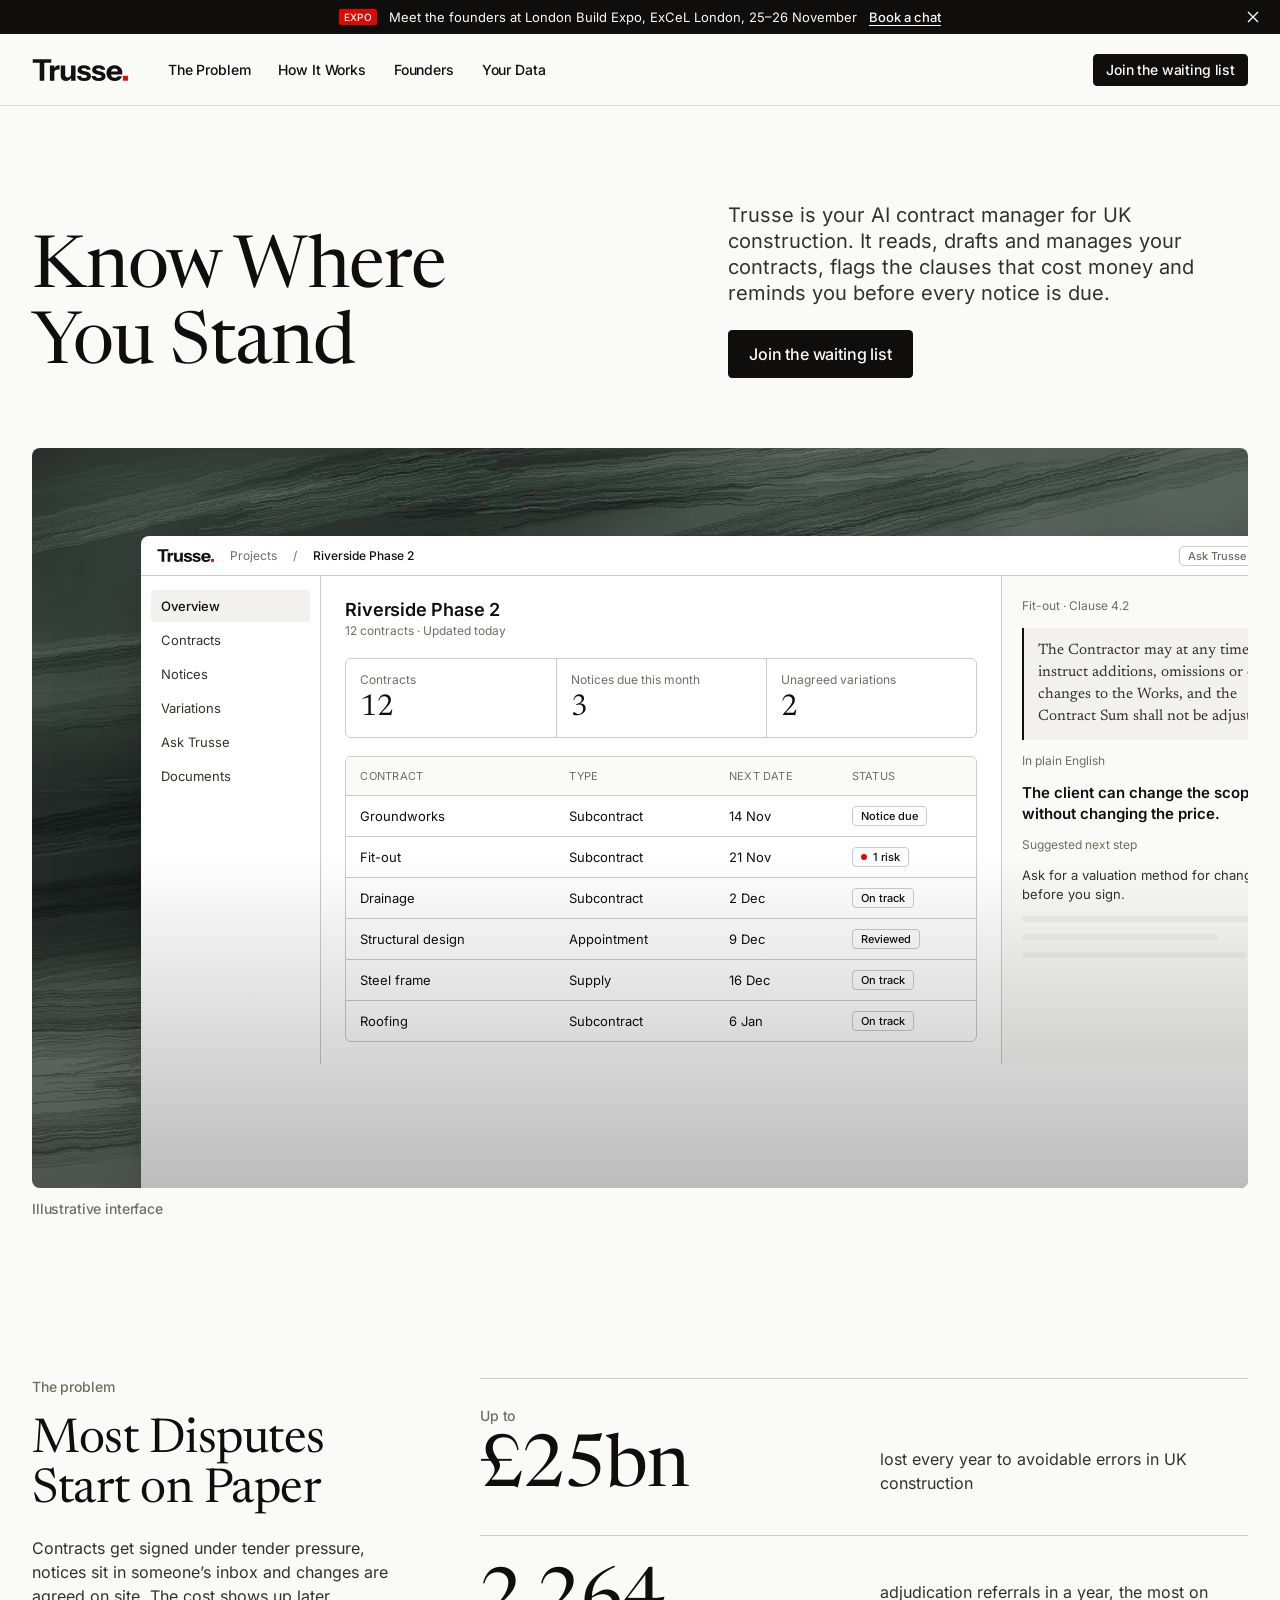
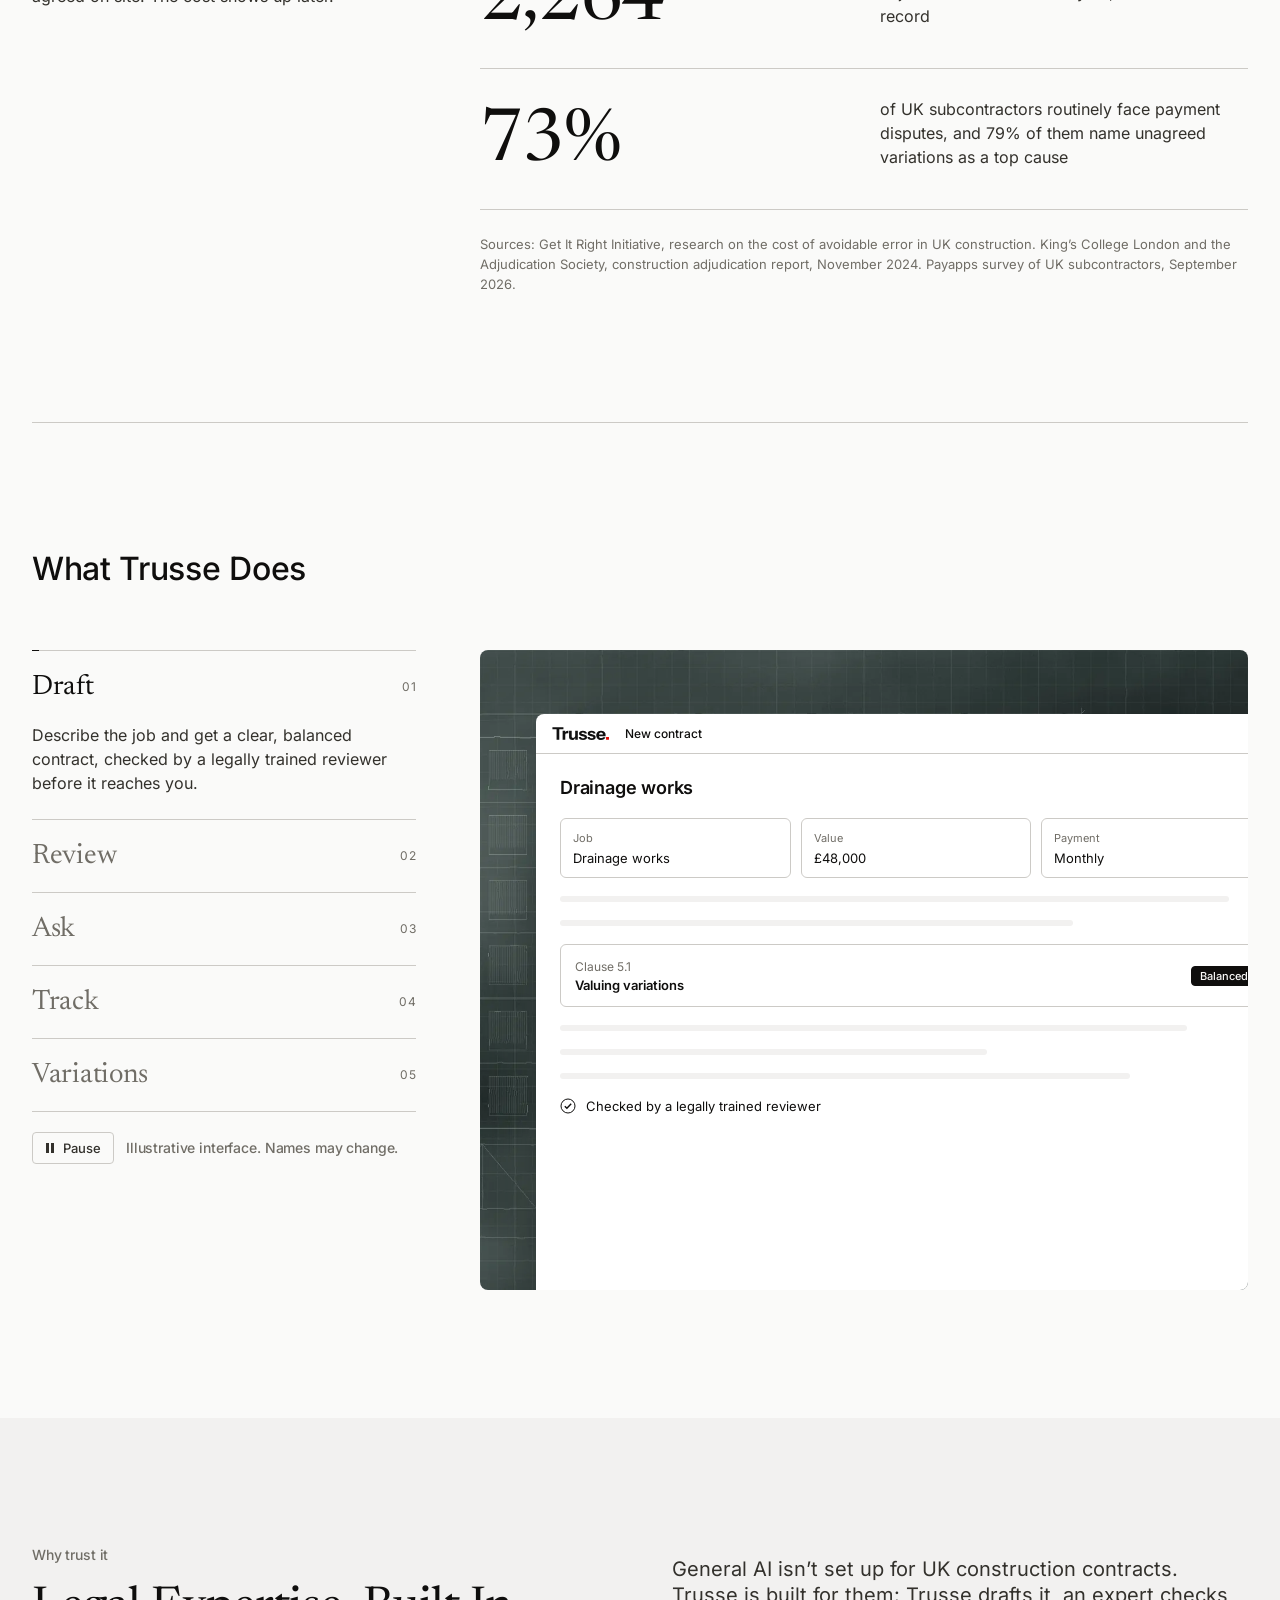
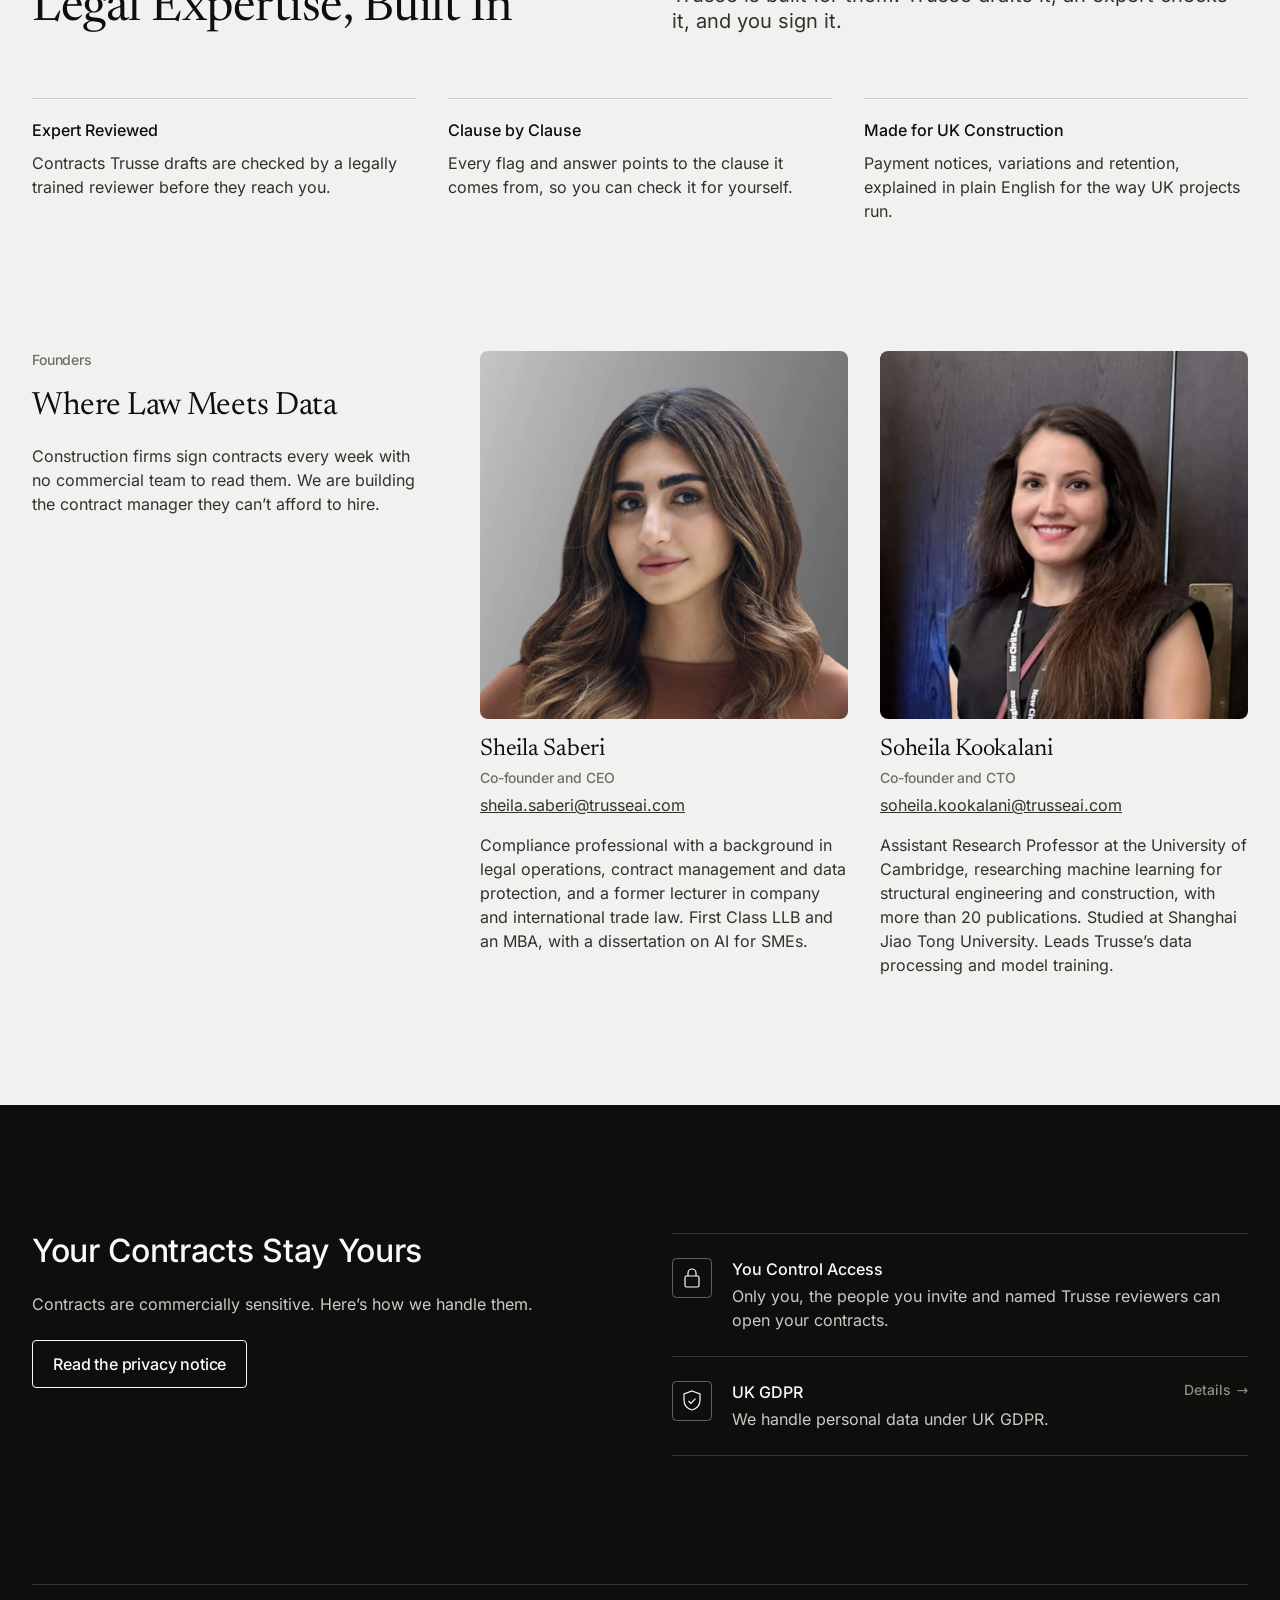
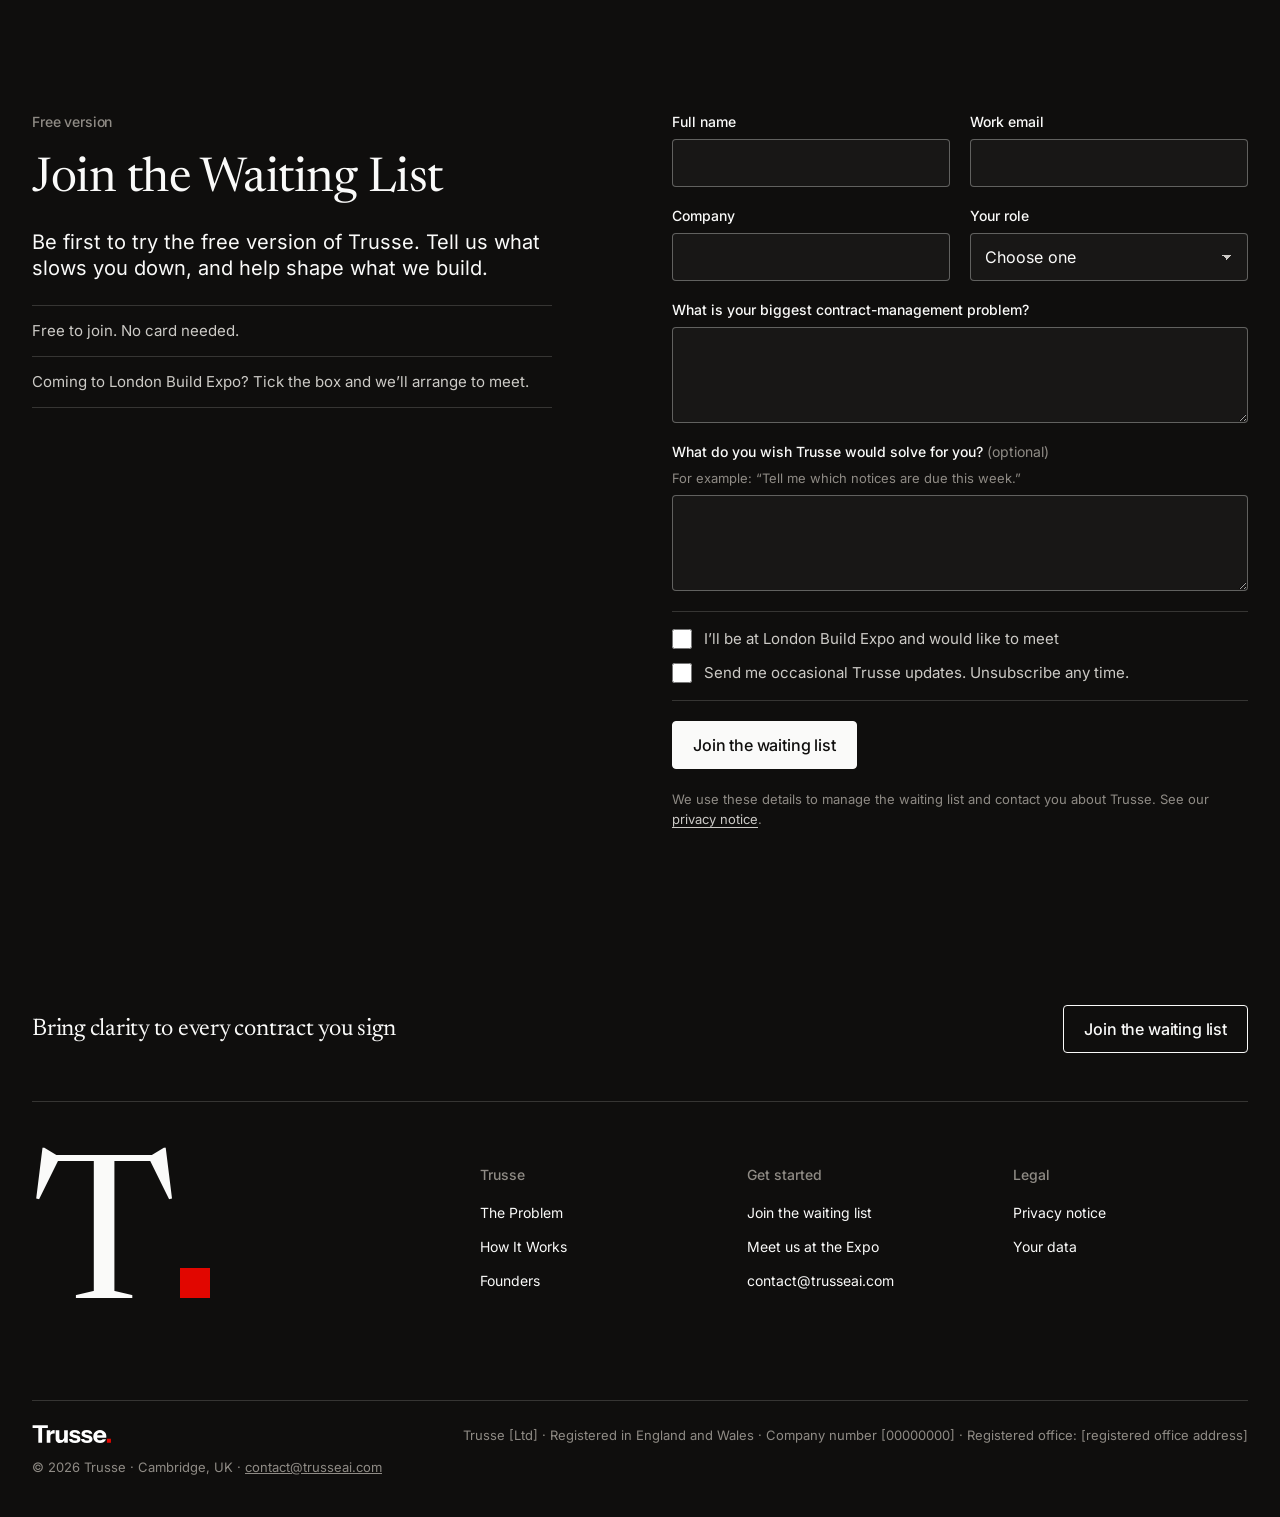
<file: index.html>
<!doctype html>
<html lang="en-GB">
<head>
<meta charset="utf-8">
<meta name="viewport" content="width=device-width, initial-scale=1">
<title>Trusse · Your AI Contract Manager for UK Construction</title>
<meta name="description" content="Trusse reads, drafts and manages your construction contracts, flags the clauses that cost money and reminds you before every notice is due. Join the waiting list.">
<link rel="canonical" href="https://trusseai.com/">
<meta name="theme-color" content="#1F1D1A">
<link rel="icon" href="favicon.ico" sizes="32x32">
<link rel="icon" href="favicon.svg" type="image/svg+xml">
<link rel="apple-touch-icon" href="apple-touch-icon.png">
<link rel="manifest" href="site.webmanifest">
<meta property="og:type" content="website">
<meta property="og:site_name" content="Trusse">
<meta property="og:locale" content="en_GB">
<meta property="og:title" content="Trusse · Know Where You Stand">
<meta property="og:description" content="Your AI contract manager for UK construction. Join the waiting list.">
<meta property="og:url" content="https://trusseai.com/">
<meta property="og:image" content="https://trusseai.com/og-image.png">
<meta property="og:image:width" content="1200">
<meta property="og:image:height" content="630">
<meta property="og:image:alt" content="Trusse: Know Where You Stand. Your AI contract manager for UK construction.">
<meta name="twitter:card" content="summary_large_image">
<link rel="preload" href="assets/fonts/newsreader-latin-opsz.woff2" as="font" type="font/woff2" crossorigin>
<link rel="preload" href="assets/fonts/inter-latin-wght.woff2" as="font" type="font/woff2" crossorigin>
<link rel="stylesheet" href="assets/css/site.css?v=1">
<script type="application/ld+json">
{"@context":"https://schema.org","@type":"Organization","name":"Trusse","url":"https://trusseai.com/","logo":"https://trusseai.com/apple-touch-icon.png","description":"AI contract manager for UK construction."}
</script>
</head>
<body>
<a class="skip" href="#main">Skip to main content</a>

<div class="site-top" id="site-top">
  <aside class="bar" id="bar" aria-label="London Build Expo">
    <div class="bar__inner">
      <span class="badge">Expo</span>
      <span class="bar__text bar__text--long">Meet the founders at London Build Expo, ExCeL London, 25–26 November</span><span class="bar__text bar__text--short">London Build Expo, 25–26 Nov</span>
      <a href="#join" data-pick="expo">Book a chat</a>
      <button class="bar__close" id="bar-close" type="button" aria-label="Close announcement">
        <svg width="12" height="12" viewBox="0 0 12 12" aria-hidden="true"><path d="M1 1l10 10M11 1L1 11" stroke="currentColor" stroke-width="1.4"/></svg>
      </button>
    </div>
  </aside>
  <header class="nav">
    <nav class="wrap nav__inner" aria-label="Main">
      <a class="nav__brand" href="#top" aria-label="Trusse home">
        <img class="logo-ink" src="assets/img/logo-ink.svg" alt="Trusse" width="96" height="22">
        <img class="logo-white" src="assets/img/logo-white.svg" alt="Trusse" width="96" height="22">
      </a>
      <div class="nav__links">
        <a href="#problem">The Problem</a>
        <a href="#product">How It Works</a>
        <a href="#founders">Founders</a>
        <a href="#data">Your Data</a>
      </div>
      <div class="nav__actions">
        <a class="btn btn--sm" href="#join">Join the waiting list</a>
        <button class="nav__menu-btn" id="menu-open" type="button" aria-expanded="false" aria-controls="menu" aria-label="Open menu"><span></span></button>
      </div>
    </nav>
  </header>
</div>

<div class="menu" id="menu" role="dialog" aria-modal="true" aria-label="Menu" hidden>
  <div class="menu__top">
    <img src="assets/img/logo-white.svg" alt="Trusse" width="96" height="22">
    <button class="menu__close" id="menu-close" type="button" aria-label="Close menu">
      <svg width="14" height="14" viewBox="0 0 14 14" aria-hidden="true"><path d="M1 1l12 12M13 1L1 13" stroke="currentColor" stroke-width="1.5"/></svg>
    </button>
  </div>
  <nav class="menu__links" aria-label="Menu">
    <a href="#problem">The Problem</a>
    <a href="#product">How It Works</a>
    <a href="#founders">Founders</a>
    <a href="#data">Your Data</a>
  </nav>
  <a class="btn btn--light" href="#join">Join the waiting list</a>
</div>

<main id="main" tabindex="-1">

<!-- Hero -->
<section class="hero light" id="top" aria-labelledby="hero-title">
  <div class="wrap">
    <div class="hero__top">
      <h1 class="t-hero hero__title" id="hero-title">Know Where You Stand</h1>
      <div class="hero__side">
        <p class="t-sub">Trusse is your AI contract manager for UK construction. It reads, drafts and manages your contracts, flags the clauses that cost money and reminds you before every notice is due.</p>
        <a class="btn" href="#join">Join the waiting list</a>
      </div>
    </div>
    <figure>
      <div class="media media--hero tex-slate" role="img" aria-label="Illustration of the Trusse interface: a contract overview with notices due, a flagged clause and its plain-English summary, shown on a painted texture with an engraved roof truss.">
        <div class="ui ui--hero" aria-hidden="true">
          <div class="ui__bar"><img src="assets/img/logo-ink.svg" alt=""><span>Projects</span><span>/</span><span class="ui__crumb">Riverside Phase 2</span><span style="margin-left:auto" class="tag">Ask Trusse anything</span></div>
          <div class="ui__body" style="grid-template-columns:180px 1fr 320px">
            <div class="ui__side">
              <span class="ui__nav is-on">Overview</span><span class="ui__nav">Contracts</span><span class="ui__nav">Notices</span><span class="ui__nav">Variations</span><span class="ui__nav">Ask Trusse</span><span class="ui__nav">Documents</span>
            </div>
            <div class="ui__main">
              <div><div class="ui__h">Riverside Phase 2</div><div class="ui__meta">12 contracts · Updated today</div></div>
              <div class="ui__kpis">
                <div class="ui__kpi"><span class="ui__meta">Contracts</span><b>12</b></div>
                <div class="ui__kpi"><span class="ui__meta">Notices due this month</span><b>3</b></div>
                <div class="ui__kpi"><span class="ui__meta">Unagreed variations</span><b>2</b></div>
              </div>
              <div class="ui__table">
                <div class="ui__row ui__row--head"><span>Contract</span><span>Type</span><span>Next date</span><span>Status</span></div>
                <div class="ui__row"><span>Groundworks</span><span>Subcontract</span><span>14 Nov</span><span class="tag">Notice due</span></div>
                <div class="ui__row"><span>Fit-out</span><span>Subcontract</span><span>21 Nov</span><span class="tag"><i class="dot dot--red"></i>1 risk</span></div>
                <div class="ui__row"><span>Drainage</span><span>Subcontract</span><span>2 Dec</span><span class="tag">On track</span></div>
                <div class="ui__row"><span>Structural design</span><span>Appointment</span><span>9 Dec</span><span class="tag">Reviewed</span></div>
                <div class="ui__row"><span>Steel frame</span><span>Supply</span><span>16 Dec</span><span class="tag">On track</span></div>
                <div class="ui__row"><span>Roofing</span><span>Subcontract</span><span>6 Jan</span><span class="tag">On track</span></div>
              </div>
            </div>
            <div class="ui__panel">
              <div style="display:flex;justify-content:space-between;align-items:center"><span class="ui__meta">Fit-out · Clause 4.2</span><span class="tag tag--ink"><i class="dot dot--red"></i>Risk</span></div>
              <div class="ui__clause">The Contractor may at any time instruct additions, omissions or other changes to the Works, and the Contract Sum shall not be adjusted…</div>
              <span class="ui__meta">In plain English</span>
              <div style="font-size:15px;line-height:21px;font-weight:600">The client can change the scope without changing the price.</div>
              <div class="ui__meta">Suggested next step</div>
              <div style="font-size:13px;line-height:19px;color:var(--body)">Ask for a valuation method for changes before you sign.</div>
              <div class="ui__line" style="width:90%"></div><div class="ui__line" style="width:70%"></div><div class="ui__line" style="width:80%"></div>
            </div>
          </div>
        </div>
        <div class="media__shade"></div>
      </div>
      <figcaption class="t-label" style="margin-top:12px">Illustrative interface</figcaption>
    </figure>
  </div>
</section>

<!-- The problem -->
<section class="section light" id="problem" aria-labelledby="problem-title">
  <div class="wrap split-third">
    <div class="problem__head">
      <p class="t-label">The problem</p>
      <h2 class="t-xl" id="problem-title">Most Disputes Start on Paper</h2>
      <p class="t-body">Contracts get signed under tender pressure, notices sit in someone’s inbox and changes are agreed on site. The cost shows up later.</p>
    </div>
    <div>
      <dl class="rows">
        <div class="row"><dt class="row__num"><small>Up to</small>£25bn</dt><dd class="t-body">lost every year to avoidable errors in UK construction</dd></div>
        <div class="row"><dt class="row__num">2,264</dt><dd class="t-body">adjudication referrals in a year, the most on record</dd></div>
        <div class="row"><dt class="row__num">73%</dt><dd class="t-body">of UK subcontractors routinely face payment disputes, and 79% of them name unagreed variations as a top cause</dd></div>
      </dl>
      <p class="sources">Sources: Get It Right Initiative, research on the cost of avoidable error in UK construction. King’s College London and the Adjudication Society, construction adjudication report, November 2024. Payapps survey of UK subcontractors, September 2026.</p>
    </div>
  </div>
</section>

<!-- What Trusse does -->
<section class="section light" id="product" aria-labelledby="product-title" style="padding-top:0">
  <div class="wrap">
    <hr class="hair" style="margin-bottom:128px">
    <h2 class="t-lg-sans showcase__title" id="product-title">What Trusse Does</h2>
    <div class="showcase" id="showcase">

      <div class="sc-item is-active">
        <div class="sc-tab-wrap">
          <span class="sc-progress" aria-hidden="true"></span>
          <button class="sc-tab" type="button" aria-expanded="true" aria-controls="sc-1">Draft <span class="sc-tab__num">01</span></button>
          <p class="sc-desc t-body" id="sc-1">Describe the job and get a clear, balanced contract, checked by a legally trained reviewer before it reaches you.</p>
        </div>
        <div class="sc-media media tex-blueprint" role="img" aria-label="Illustration: a new contract set up from three details, with a balanced clause checked by a reviewer.">
          <div class="ui ui--sc" aria-hidden="true" style="left:56px;top:64px;width:760px;height:620px">
            <div class="ui__bar"><img src="assets/img/logo-ink.svg" alt=""><span class="ui__crumb">New contract</span></div>
            <div class="ui__main">
              <div class="ui__h">Drainage works</div>
              <div style="display:grid;grid-template-columns:repeat(3,1fr);gap:10px">
                <div class="ui__field"><span>Job</span>Drainage works</div>
                <div class="ui__field"><span>Value</span>£48,000</div>
                <div class="ui__field"><span>Payment</span>Monthly</div>
              </div>
              <div class="ui__line" style="width:94%"></div><div class="ui__line" style="width:72%"></div>
              <div style="display:flex;justify-content:space-between;align-items:center;border:1px solid #CCCAC6;border-radius:6px;padding:12px 14px"><span><span class="ui__meta">Clause 5.1</span><br><b style="font-weight:600">Valuing variations</b></span><span class="tag tag--ink">Balanced</span></div>
              <div class="ui__line" style="width:88%"></div><div class="ui__line" style="width:60%"></div><div class="ui__line" style="width:80%"></div>
              <div style="display:flex;align-items:center;gap:10px;font-size:13px"><svg width="16" height="16" viewBox="0 0 16 16"><circle cx="8" cy="8" r="7" fill="none" stroke="#0F0E0D"/><path d="M4.8 8.2l2.1 2.1 4.3-4.6" fill="none" stroke="#0F0E0D" stroke-width="1.4"/></svg>Checked by a legally trained reviewer</div>
            </div>
          </div>
        </div>
      </div>

      <div class="sc-item">
        <div class="sc-tab-wrap">
          <span class="sc-progress" aria-hidden="true"></span>
          <button class="sc-tab" type="button" aria-expanded="false" aria-controls="sc-2">Review <span class="sc-tab__num">02</span></button>
          <p class="sc-desc t-body" id="sc-2">Every clause that matters gets a plain-English summary and a risk flag, so you know what you are agreeing to.</p>
        </div>
        <div class="sc-media media tex-umber" role="img" aria-label="Illustration: a clause shown with its plain-English summary and a risk flag.">
          <div class="ui ui--sc" aria-hidden="true" style="left:56px;top:64px;width:760px;height:620px">
            <div class="ui__bar"><img src="assets/img/logo-ink.svg" alt=""><span>Fit-out subcontract</span><span>/</span><span class="ui__crumb">Clause 4.2</span></div>
            <div class="ui__main">
              <div style="display:flex;justify-content:space-between;align-items:center"><div class="ui__h">Variations</div><span class="tag tag--ink"><i class="dot dot--red"></i>Risk</span></div>
              <div class="ui__clause" style="font-size:17px;line-height:26px">The Contractor may at any time instruct additions, omissions or other changes to the Works, and the Contract Sum shall not be adjusted…</div>
              <span class="ui__meta">In plain English</span>
              <div style="font-size:18px;line-height:25px;font-weight:600">The client can change the scope without changing the price.</div>
              <div style="font-size:14px;line-height:21px;color:var(--body)">Ask for a valuation method for changes before you sign.</div>
              <div class="ui__line" style="width:92%"></div><div class="ui__line" style="width:76%"></div>
            </div>
          </div>
        </div>
      </div>

      <div class="sc-item">
        <div class="sc-tab-wrap">
          <span class="sc-progress" aria-hidden="true"></span>
          <button class="sc-tab" type="button" aria-expanded="false" aria-controls="sc-3">Ask <span class="sc-tab__num">03</span></button>
          <p class="sc-desc t-body" id="sc-3">Ask anything about a contract and get a plain answer, with the clause it comes from.</p>
        </div>
        <div class="sc-media media tex-stone" role="img" aria-label="Illustration: a question about pay less notices answered with a reference to clause 8.4.">
          <div class="ui ui--sc" aria-hidden="true" style="left:56px;top:64px;width:760px;height:620px">
            <div class="ui__bar"><img src="assets/img/logo-ink.svg" alt=""><span class="ui__crumb">Ask Trusse</span><span>· Groundworks subcontract</span></div>
            <div class="ui__main">
              <div class="ui__chat">
                <div class="ui__q">Can they pay me less than I applied for?</div>
                <div class="ui__a">Only if they send a pay less notice before the deadline in clause 8.4. Trusse will tell you if one arrives late.<div style="margin-top:10px"><span class="tag">Clause 8.4</span></div></div>
                <div class="ui__q">When is the deadline this month?</div>
                <div class="ui__a">21 November. A reminder is set for 19 November.<div style="margin-top:10px"><span class="tag">Clause 8.4</span> <span class="tag">Reminder set</span></div></div>
              </div>
              <div style="border:1px solid #CCCAC6;border-radius:6px;padding:12px 14px;color:var(--mid)">Ask a question about this contract</div>
            </div>
          </div>
        </div>
      </div>

      <div class="sc-item">
        <div class="sc-tab-wrap">
          <span class="sc-progress" aria-hidden="true"></span>
          <button class="sc-tab" type="button" aria-expanded="false" aria-controls="sc-4">Track <span class="sc-tab__num">04</span></button>
          <p class="sc-desc t-body" id="sc-4">Key dates, notices and obligations in one place, with a reminder before each one is due.</p>
        </div>
        <div class="sc-media media tex-timber" role="img" aria-label="Illustration: a list of upcoming notice dates with reminders.">
          <div class="ui ui--sc" aria-hidden="true" style="left:56px;top:64px;width:760px;height:620px">
            <div class="ui__bar"><img src="assets/img/logo-ink.svg" alt=""><span class="ui__crumb">Coming up</span><span>· All contracts</span></div>
            <div class="ui__main">
              <div class="ui__h">Next 30 days</div>
              <div class="ui__table">
                <div class="ui__date"><span class="ui__day"><b>14</b><span>NOV</span></span><span><b style="font-weight:600">Payment notice, valuation 4</b><br><span class="ui__meta">Groundworks · Clause 8.3</span></span><span class="tag">Due soon</span></div>
                <div class="ui__date"><span class="ui__day"><b>21</b><span>NOV</span></span><span><b style="font-weight:600">Pay less notice deadline</b><br><span class="ui__meta">Fit-out · Clause 8.4</span></span><span class="tag">Reminder set</span></div>
                <div class="ui__date"><span class="ui__day"><b>28</b><span>NOV</span></span><span><b style="font-weight:600">Variation 07 response</b><br><span class="ui__meta">Fit-out · Clause 4.4</span></span><span class="tag tag--ink">Unagreed</span></div>
                <div class="ui__date"><span class="ui__day"><b>02</b><span>DEC</span></span><span><b style="font-weight:600">Interim application</b><br><span class="ui__meta">Drainage · Clause 8.1</span></span><span class="tag">Reminder set</span></div>
              </div>
            </div>
          </div>
        </div>
      </div>

      <div class="sc-item">
        <div class="sc-tab-wrap">
          <span class="sc-progress" aria-hidden="true"></span>
          <button class="sc-tab" type="button" aria-expanded="false" aria-controls="sc-5">Variations <span class="sc-tab__num">05</span></button>
          <p class="sc-desc t-body" id="sc-5">Keep every change in writing and see at a glance which variations are still unagreed.</p>
        </div>
        <div class="sc-media media tex-steel" role="img" aria-label="Illustration: a register of variations showing which are agreed and which are not.">
          <div class="ui ui--sc" aria-hidden="true" style="left:56px;top:64px;width:760px;height:620px">
            <div class="ui__bar"><img src="assets/img/logo-ink.svg" alt=""><span>Fit-out subcontract</span><span>/</span><span class="ui__crumb">Variations</span></div>
            <div class="ui__main">
              <div style="display:flex;justify-content:space-between;align-items:center"><div class="ui__h">Variation register</div><span class="ui__meta">2 unagreed</span></div>
              <div class="ui__table">
                <div class="ui__row ui__row--head" style="grid-template-columns:.5fr 2fr 1fr 1fr"><span>No.</span><span>Change</span><span>Value</span><span>Status</span></div>
                <div class="ui__row" style="grid-template-columns:.5fr 2fr 1fr 1fr"><span>V05</span><span>Additional drainage run</span><span>£3,200</span><span class="tag">Agreed</span></div>
                <div class="ui__row" style="grid-template-columns:.5fr 2fr 1fr 1fr"><span>V06</span><span>Revised ceiling grid</span><span>£1,850</span><span class="tag">Agreed</span></div>
                <div class="ui__row" style="grid-template-columns:.5fr 2fr 1fr 1fr"><span>V07</span><span>Extra fire stopping</span><span>£4,600</span><span class="tag tag--ink">Unagreed</span></div>
                <div class="ui__row" style="grid-template-columns:.5fr 2fr 1fr 1fr"><span>V08</span><span>Out-of-hours working</span><span>£2,100</span><span class="tag tag--ink">Unagreed</span></div>
                <div class="ui__row" style="grid-template-columns:.5fr 2fr 1fr 1fr"><span>V09</span><span>Door hardware change</span><span>£640</span><span class="tag">In writing</span></div>
              </div>
            </div>
          </div>
        </div>
      </div>

      <div class="sc-controls">
        <button class="sc-pause" id="sc-pause" type="button" aria-label="Pause slideshow">
          <svg class="icon-pause" width="10" height="10" viewBox="0 0 10 10" aria-hidden="true"><rect x="1" y="0" width="3" height="10" fill="currentColor"/><rect x="6" y="0" width="3" height="10" fill="currentColor"/></svg>
          <svg class="icon-play" width="10" height="10" viewBox="0 0 10 10" aria-hidden="true" hidden><path d="M1 0l9 5-9 5z" fill="currentColor"/></svg>
          <span id="sc-pause-label">Pause</span>
        </button>
        <span class="t-label">Illustrative interface. Names may change.</span>
      </div>
    </div>
  </div>
</section>

<!-- Why trust it + founders -->
<section class="section soft" id="trust" aria-labelledby="trust-title">
  <div class="wrap">
    <div class="trust__intro">
      <div style="display:flex;flex-direction:column;gap:20px">
        <p class="t-label">Why trust it</p>
        <h2 class="t-xl" id="trust-title">Legal Expertise, Built In</h2>
      </div>
      <p class="t-sub" style="max-width:560px">General AI isn’t set up for UK construction contracts. Trusse is built for them: Trusse drafts it, an expert checks it, and you sign it.</p>
    </div>
    <div class="points">
      <div class="point"><h3>Expert Reviewed</h3><p class="t-body">Contracts Trusse drafts are checked by a legally trained reviewer before they reach you.</p></div>
      <div class="point"><h3>Clause by Clause</h3><p class="t-body">Every flag and answer points to the clause it comes from, so you can check it for yourself.</p></div>
      <div class="point"><h3>Made for UK Construction</h3><p class="t-body">Payment notices, variations and retention, explained in plain English for the way UK projects run.</p></div>
    </div>

    <div class="founders" id="founders">
      <div style="display:flex;flex-direction:column;gap:20px">
        <p class="t-label">Founders</p>
        <h2 class="t-lg-serif">Where Law Meets Data</h2>
        <p class="t-body" style="max-width:420px">Construction firms sign contracts every week with no commercial team to read them. We are building the contract manager they can’t afford to hire.</p>
      </div>
      <div class="founders__list">
        <div class="founder">
          <picture><source srcset="assets/img/founders/sheila-saberi.webp" type="image/webp"><img class="founder__photo" src="assets/img/founders/sheila-saberi.jpg" alt="Sheila Saberi" width="900" height="900" loading="lazy" decoding="async"></picture>
          <div><h3>Sheila Saberi</h3><p class="t-label" style="margin-top:6px">Co-founder and CEO</p><p class="t-body" style="margin-top:6px"><a href="mailto:sheila.saberi@trusseai.com">sheila.saberi@trusseai.com</a></p></div>
          <p class="t-body">Compliance professional with a background in legal operations, contract management and data protection, and a former lecturer in company and international trade law. First Class LLB and an MBA, with a dissertation on AI for SMEs.</p>
        </div>
        <div class="founder">
          <picture><source srcset="assets/img/founders/soheila-kookalani.webp" type="image/webp"><img class="founder__photo" src="assets/img/founders/soheila-kookalani.jpg" alt="Soheila Kookalani" width="900" height="900" loading="lazy" decoding="async"></picture>
          <div><h3>Soheila Kookalani</h3><p class="t-label" style="margin-top:6px">Co-founder and CTO</p><p class="t-body" style="margin-top:6px"><a href="mailto:soheila.kookalani@trusseai.com">soheila.kookalani@trusseai.com</a></p></div>
          <p class="t-body">Assistant Research Professor at the University of Cambridge, researching machine learning for structural engineering and construction, with more than 20 publications. Studied at Shanghai Jiao Tong University. Leads Trusse’s data processing and model training.</p>
        </div>
      </div>
    </div>
  </div>
</section>

<!-- Data principles (the page turns dark here) -->
<section class="section dark" id="data" data-theme="dark" aria-labelledby="data-title">
  <div class="wrap data">
    <div class="data__left">
      <h2 class="t-lg-sans" id="data-title">Your Contracts Stay Yours</h2>
      <p class="t-body">Contracts are commercially sensitive. Here’s how we handle them.</p>
      <a class="btn btn--outline" href="privacy/">Read the privacy notice</a>
    </div>
    <ul class="principles">
      <li class="principle">
        <svg width="40" height="40" viewBox="0 0 40 40" fill="none" aria-hidden="true"><rect x="0.5" y="0.5" width="39" height="39" rx="4" stroke="#FAFAF9" stroke-opacity=".35"/><rect x="13" y="18" width="14" height="11" rx="1.5" stroke="#FAFAF9" stroke-width="1.2"/><path d="M16 18v-3a4 4 0 0 1 8 0v3" stroke="#FAFAF9" stroke-width="1.2"/></svg>
        <div><h3>You Control Access</h3><p class="t-body">Only you, the people you invite and named Trusse reviewers can open your contracts.</p></div>
        <span></span>
      </li>
      <li class="principle">
        <svg width="40" height="40" viewBox="0 0 40 40" fill="none" aria-hidden="true"><rect x="0.5" y="0.5" width="39" height="39" rx="4" stroke="#FAFAF9" stroke-opacity=".35"/><path d="M20 10l8 3v6c0 5-3.4 8.6-8 10-4.6-1.4-8-5-8-10v-6l8-3z" stroke="#FAFAF9" stroke-width="1.2"/><path d="M16.5 20l2.4 2.4 4.6-4.8" stroke="#FAFAF9" stroke-width="1.2"/></svg>
        <div><h3>UK GDPR</h3><p class="t-body">We handle personal data under UK GDPR.</p></div>
        <a class="link link--arrow" href="privacy/">Details <span aria-hidden="true">→</span></a>
      </li>
    </ul>
  </div>
</section>

<!-- Closing call to action + waiting-list form -->
<section class="section dark" id="join" data-theme="dark" aria-labelledby="join-title" style="padding-top:0">
  <div class="wrap">
    <hr class="hair" style="margin-bottom:128px">
    <div class="join">
      <div class="join__left">
        <p class="t-label">Free version</p>
        <h2 class="t-xl" id="join-title">Join the Waiting List</h2>
        <p class="t-sub">Be first to try the free version of Trusse. Tell us what slows you down, and help shape what we build.</p>
        <div class="join__notes">
          <p>Free to join. No card needed.</p>
          <p>Coming to London Build Expo? Tick the box and we’ll arrange to meet.</p>
        </div>
      </div>

      <div>
        <div id="wl-form-wrap">
          <form class="form" id="waitlist-form" name="waitlist" action="mailto:contact@trusseai.com" method="POST" enctype="text/plain">
            <input type="hidden" name="form-name" value="waitlist">
            <p class="vh" aria-hidden="true"><label>Leave this empty <input name="bot-field" tabindex="-1" autocomplete="off"></label></p>

            <div class="summary" id="wl-errors" tabindex="-1" role="alert" aria-labelledby="wl-errors-title" hidden>
              <h3 id="wl-errors-title">There is a problem</h3>
              <ul id="wl-errors-list"></ul>
            </div>

            <div class="form__grid">
              <div class="field">
                <label for="wl-name">Full name</label>
                <p class="field-error" id="wl-name-error" hidden><span class="vh">Error: </span><span class="msg"></span></p>
                <input class="input" id="wl-name" name="name" type="text" autocomplete="name" required>
              </div>
              <div class="field">
                <label for="wl-email">Work email</label>
                <p class="field-error" id="wl-email-error" hidden><span class="vh">Error: </span><span class="msg"></span></p>
                <input class="input" id="wl-email" name="email" type="email" autocomplete="email" spellcheck="false" required>
              </div>
              <div class="field">
                <label for="wl-company">Company</label>
                <p class="field-error" id="wl-company-error" hidden><span class="vh">Error: </span><span class="msg"></span></p>
                <input class="input" id="wl-company" name="company" type="text" autocomplete="organization" required>
              </div>
              <div class="field">
                <label for="wl-role">Your role</label>
                <p class="field-error" id="wl-role-error" hidden><span class="vh">Error: </span><span class="msg"></span></p>
                <select class="input" id="wl-role" name="role" required>
                  <option value="">Choose one</option>
                  <option>Subcontractor</option>
                  <option>Main contractor</option>
                  <option>Contract administrator or QS</option>
                  <option>Client or developer</option>
                  <option>Other</option>
                </select>
              </div>
            </div>

            <div class="field">
              <label for="wl-problem">What is your biggest contract-management problem?</label>
              <p class="field-error" id="wl-problem-error" hidden><span class="vh">Error: </span><span class="msg"></span></p>
              <textarea class="input" id="wl-problem" name="problem" rows="3" required></textarea>
            </div>
            <div class="field">
              <label for="wl-wish">What do you wish Trusse would solve for you? <span style="font-weight:400;color:var(--muted)">(optional)</span></label>
              <p class="hint" id="wl-wish-hint">For example: “Tell me which notices are due this week.”</p>
              <textarea class="input" id="wl-wish" name="wish" rows="3" aria-describedby="wl-wish-hint"></textarea>
            </div>

            <div class="checks">
              <label class="check"><input type="checkbox" name="expo" value="yes">I’ll be at London Build Expo and would like to meet</label>
              <label class="check"><input type="checkbox" name="updates" value="yes">Send me occasional Trusse updates. Unsubscribe any time.</label>
            </div>

            <p class="submit-error" id="wl-submit-error" role="alert" hidden>Sorry, that didn’t go through. Please check your connection and try again.</p>
            <button class="btn" id="wl-submit" type="submit">Join the waiting list</button>
            <p class="form__small">We use these details to manage the waiting list and contact you about Trusse. See our <a href="privacy/">privacy notice</a>.</p>
          </form>
        </div>

        <div class="done" id="wl-done-wrap" hidden>
          <p class="t-label">One last step</p>
          <p class="t-body"><strong>Press Send in the email that just opened</strong> to join the waiting list. If no email opened, write to <a href="mailto:contact@trusseai.com">contact@trusseai.com</a>.</p>
          <h3 class="t-xl" id="wl-done" tabindex="-1">Thank You, <span id="wl-first-name">there</span></h3>
          <p class="t-body">Thank you for telling us what slows you down. We’ll email you when the free version is ready for you.</p>
          <p class="t-body" id="wl-done-expo" hidden>We’ll be in touch to arrange a time at London Build Expo.</p>
          <p class="preview-note" id="wl-preview-note" hidden>This is a preview, so nothing was sent. On trusseai.com your details go to the waiting list.</p>
        </div>
      </div>
    </div>
  </div>
</section>

</main>

<footer class="footer dark" data-theme="dark">
  <div class="wrap">
    <div class="footer__cta">
      <p class="t-cta">Bring clarity to every contract you sign</p>
      <a class="btn btn--outline" href="#join">Join the waiting list</a>
    </div>
    <div class="footer__main">
      <div class="monogram" aria-hidden="true">T<i></i></div>
      <div class="footer__cols">
        <div>
          <h2>Trusse</h2>
          <ul><li><a href="#problem">The Problem</a></li><li><a href="#product">How It Works</a></li><li><a href="#founders">Founders</a></li></ul>
        </div>
        <div>
          <h2>Get started</h2>
          <ul><li><a href="#join">Join the waiting list</a></li><li><a href="#join" data-pick="expo">Meet us at the Expo</a></li><li><a href="mailto:contact@trusseai.com">contact@trusseai.com</a></li></ul>
        </div>
        <div>
          <h2>Legal</h2>
          <ul><li><a href="privacy/">Privacy notice</a></li><li><a href="#data">Your data</a></li></ul>
        </div>
      </div>
    </div>
    <div class="footer__legal">
      <img src="assets/img/logo-white.svg" alt="Trusse" width="79" height="18">
      <span>Trusse [Ltd] · Registered in England and Wales · Company number [00000000] · Registered office: [registered office address]</span>
      <span>© 2026 Trusse · Cambridge, UK · <a href="mailto:contact@trusseai.com" style="color:inherit">contact@trusseai.com</a></span>
    </div>
  </div>
</footer>

<script src="assets/js/site.js?v=1" defer></script>
</body>
</html>
</file>
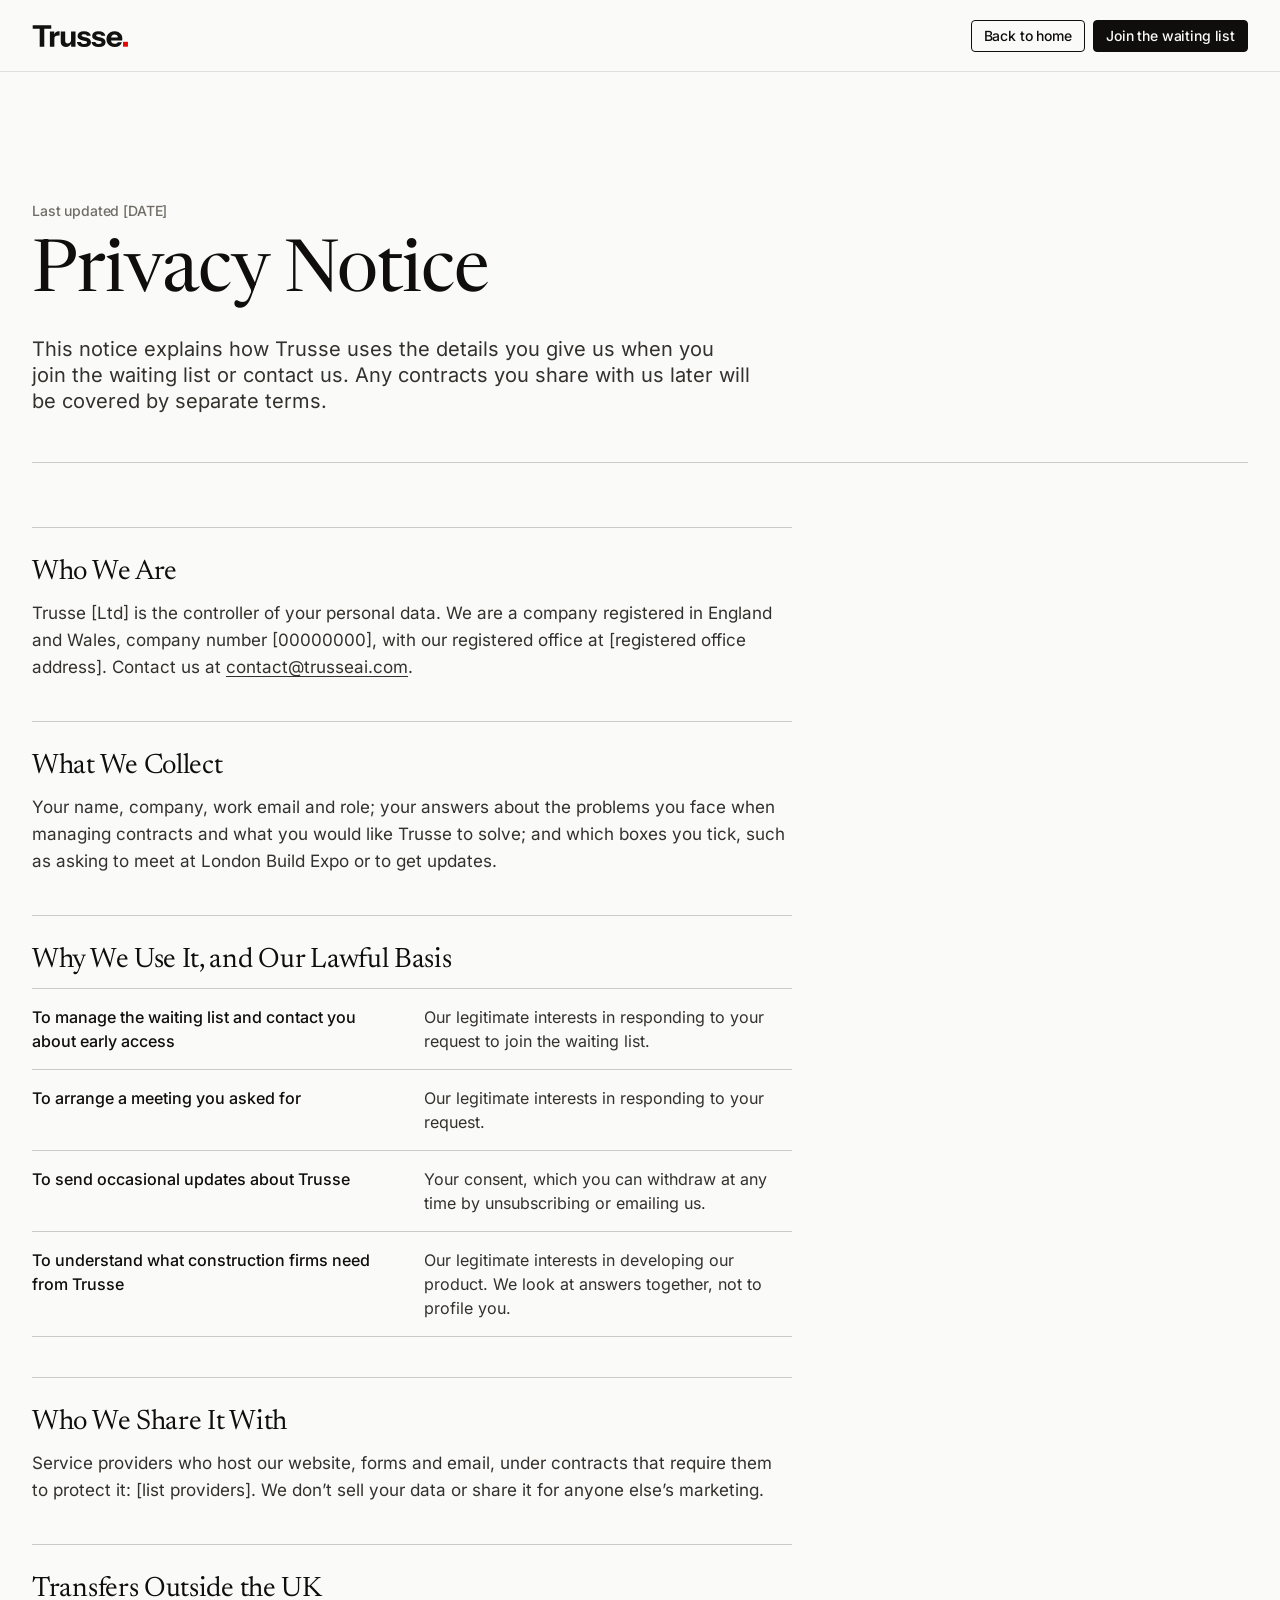
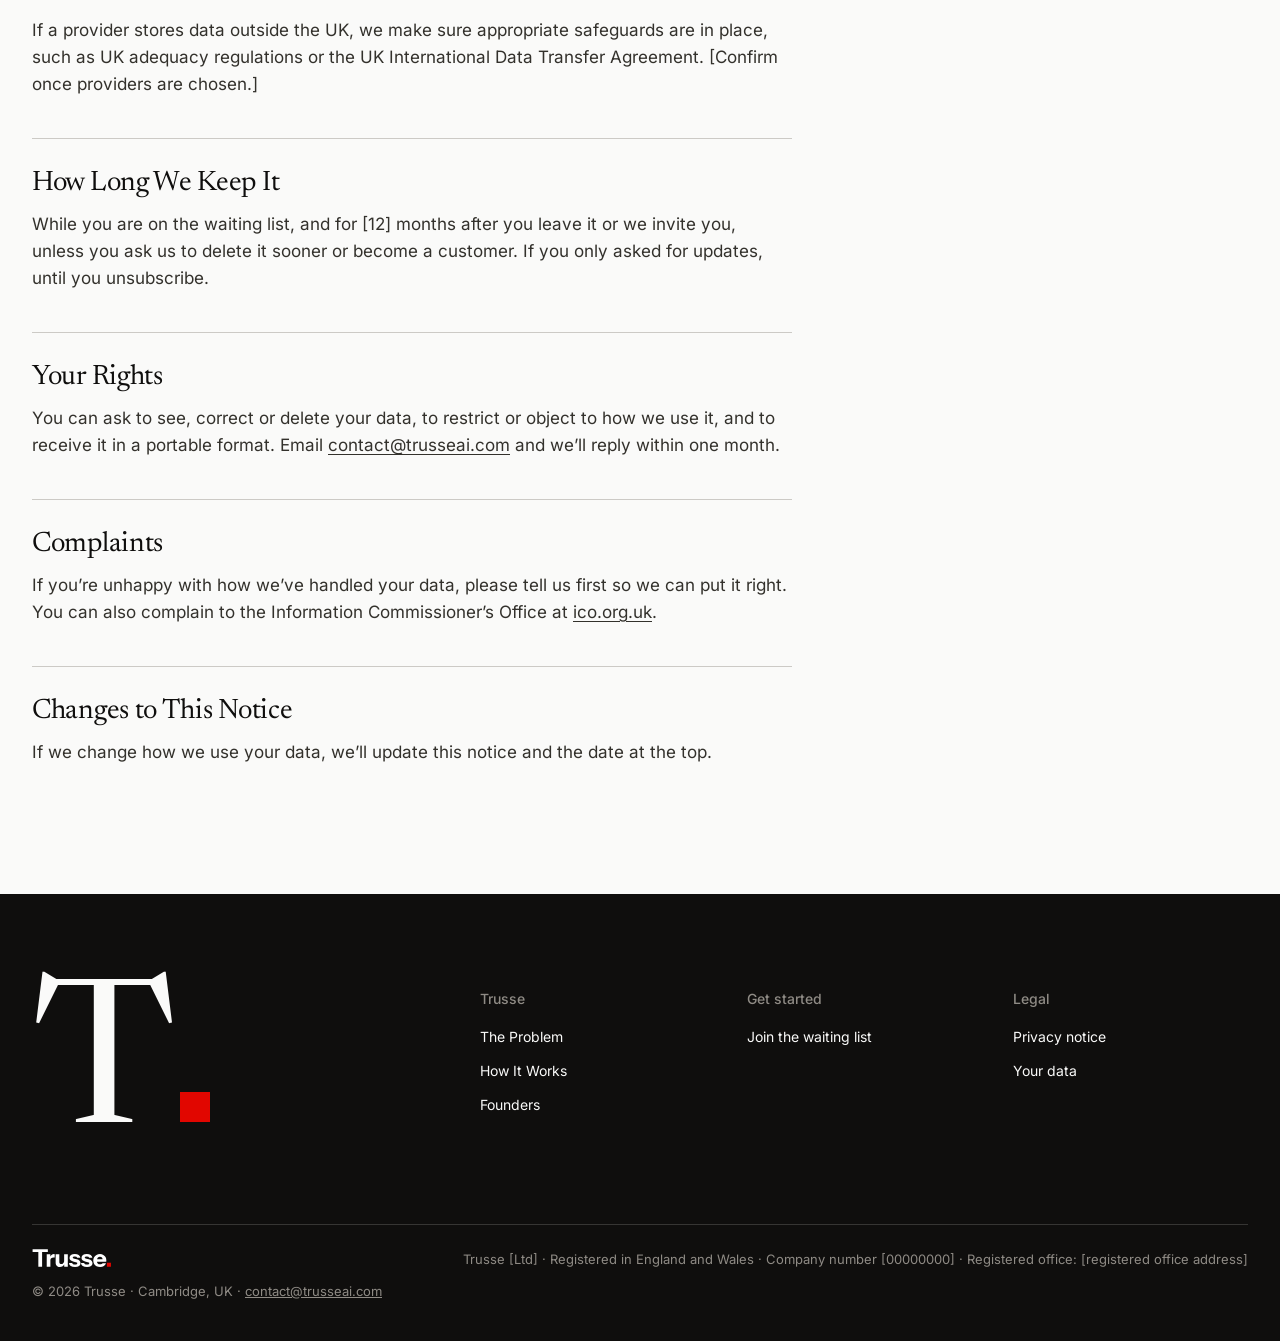
<file: privacy/index.html>
<!doctype html>
<html lang="en-GB">
<head>
<meta charset="utf-8">
<meta name="viewport" content="width=device-width, initial-scale=1">
<title>Privacy Notice · Trusse</title>
<meta name="description" content="How Trusse uses the details you give us when you join the waiting list or contact us.">
<link rel="canonical" href="https://trusseai.com/privacy/">
<meta name="theme-color" content="#1F1D1A">
<link rel="icon" href="../favicon.ico" sizes="32x32">
<link rel="icon" href="../favicon.svg" type="image/svg+xml">
<link rel="apple-touch-icon" href="../apple-touch-icon.png">
<meta property="og:type" content="website">
<meta property="og:site_name" content="Trusse">
<meta property="og:title" content="Privacy Notice · Trusse">
<meta property="og:description" content="How Trusse uses the details you give us when you join the waiting list or contact us.">
<meta property="og:image" content="https://trusseai.com/og-image.png">
<link rel="preload" href="../assets/fonts/newsreader-latin-opsz.woff2" as="font" type="font/woff2" crossorigin>
<link rel="stylesheet" href="../assets/css/site.css?v=1">
</head>
<body class="bar-closed">
<a class="skip" href="#main">Skip to main content</a>
<div class="site-top" id="site-top">
  <header class="nav nav--simple">
    <nav class="wrap nav__inner" aria-label="Main" style="justify-content:space-between">
      <a class="nav__brand" href="../index.html" aria-label="Trusse home">
        <img class="logo-ink" src="../assets/img/logo-ink.svg" alt="Trusse" width="96" height="22">
        <img class="logo-white" src="../assets/img/logo-white.svg" alt="Trusse" width="96" height="22">
      </a>
      <div class="nav__actions">
        <a class="btn btn--sm btn--outline" href="../index.html">Back to home</a>
        <a class="btn btn--sm" href="../index.html#join">Join the waiting list</a>
      </div>
    </nav>
  </header>
</div>
<main id="main" tabindex="-1" class="light">
  <div class="wrap">
    <div class="page-head">
      <p class="t-label">Last updated [DATE]</p>
      <h1 class="t-hero" style="margin-top:16px">Privacy Notice</h1>
      <p class="t-sub" style="margin-top:24px;max-width:720px">This notice explains how Trusse uses the details you give us when you join the waiting list or contact us. Any contracts you share with us later will be covered by separate terms.</p>
    </div>
    <div class="prose">
      <section><h2>Who We Are</h2><p>Trusse [Ltd] is the controller of your personal data. We are a company registered in England and Wales, company number [00000000], with our registered office at [registered office address]. Contact us at <a href="mailto:contact@trusseai.com">contact@trusseai.com</a>.</p></section>
      <section><h2>What We Collect</h2><p>Your name, company, work email and role; your answers about the problems you face when managing contracts and what you would like Trusse to solve; and which boxes you tick, such as asking to meet at London Build Expo or to get updates.</p></section>
      <section><h2>Why We Use It, and Our Lawful Basis</h2>
        <dl class="basis">
          <div><dt>To manage the waiting list and contact you about early access</dt><dd>Our legitimate interests in responding to your request to join the waiting list.</dd></div>
          <div><dt>To arrange a meeting you asked for</dt><dd>Our legitimate interests in responding to your request.</dd></div>
          <div><dt>To send occasional updates about Trusse</dt><dd>Your consent, which you can withdraw at any time by unsubscribing or emailing us.</dd></div>
          <div><dt>To understand what construction firms need from Trusse</dt><dd>Our legitimate interests in developing our product. We look at answers together, not to profile you.</dd></div>
        </dl>
      </section>
      <section><h2>Who We Share It With</h2><p>Service providers who host our website, forms and email, under contracts that require them to protect it: [list providers]. We don’t sell your data or share it for anyone else’s marketing.</p></section>
      <section><h2>Transfers Outside the UK</h2><p>If a provider stores data outside the UK, we make sure appropriate safeguards are in place, such as UK adequacy regulations or the UK International Data Transfer Agreement. [Confirm once providers are chosen.]</p></section>
      <section><h2>How Long We Keep It</h2><p>While you are on the waiting list, and for [12] months after you leave it or we invite you, unless you ask us to delete it sooner or become a customer. If you only asked for updates, until you unsubscribe.</p></section>
      <section><h2>Your Rights</h2><p>You can ask to see, correct or delete your data, to restrict or object to how we use it, and to receive it in a portable format. Email <a href="mailto:contact@trusseai.com">contact@trusseai.com</a> and we’ll reply within one month.</p></section>
      <section><h2>Complaints</h2><p>If you’re unhappy with how we’ve handled your data, please tell us first so we can put it right. You can also complain to the Information Commissioner’s Office at <a href="https://ico.org.uk">ico.org.uk</a>.</p></section>
      <section><h2>Changes to This Notice</h2><p>If we change how we use your data, we’ll update this notice and the date at the top.</p></section>
    </div>
  </div>
</main>

<footer class="footer dark" data-theme="dark">
  <div class="wrap">
    <div class="footer__main" style="padding-top:96px">
      <div class="monogram" aria-hidden="true">T<i></i></div>
      <div class="footer__cols">
        <div><h2>Trusse</h2><ul><li><a href="../index.html#problem">The Problem</a></li><li><a href="../index.html#product">How It Works</a></li><li><a href="../index.html#founders">Founders</a></li></ul></div>
        <div><h2>Get started</h2><ul><li><a href="../index.html#join">Join the waiting list</a></li></ul></div>
        <div><h2>Legal</h2><ul><li><a href="../privacy/index.html">Privacy notice</a></li><li><a href="../index.html#data">Your data</a></li></ul></div>
      </div>
    </div>
    <div class="footer__legal">
      <img src="../assets/img/logo-white.svg" alt="Trusse" width="79" height="18">
      <span>Trusse [Ltd] · Registered in England and Wales · Company number [00000000] · Registered office: [registered office address]</span>
      <span>© 2026 Trusse · Cambridge, UK · <a href="mailto:contact@trusseai.com" style="color:inherit">contact@trusseai.com</a></span>
    </div>
  </div>
</footer>
<script src="../assets/js/site.js?v=1" defer></script>
</body>
</html>
</file>
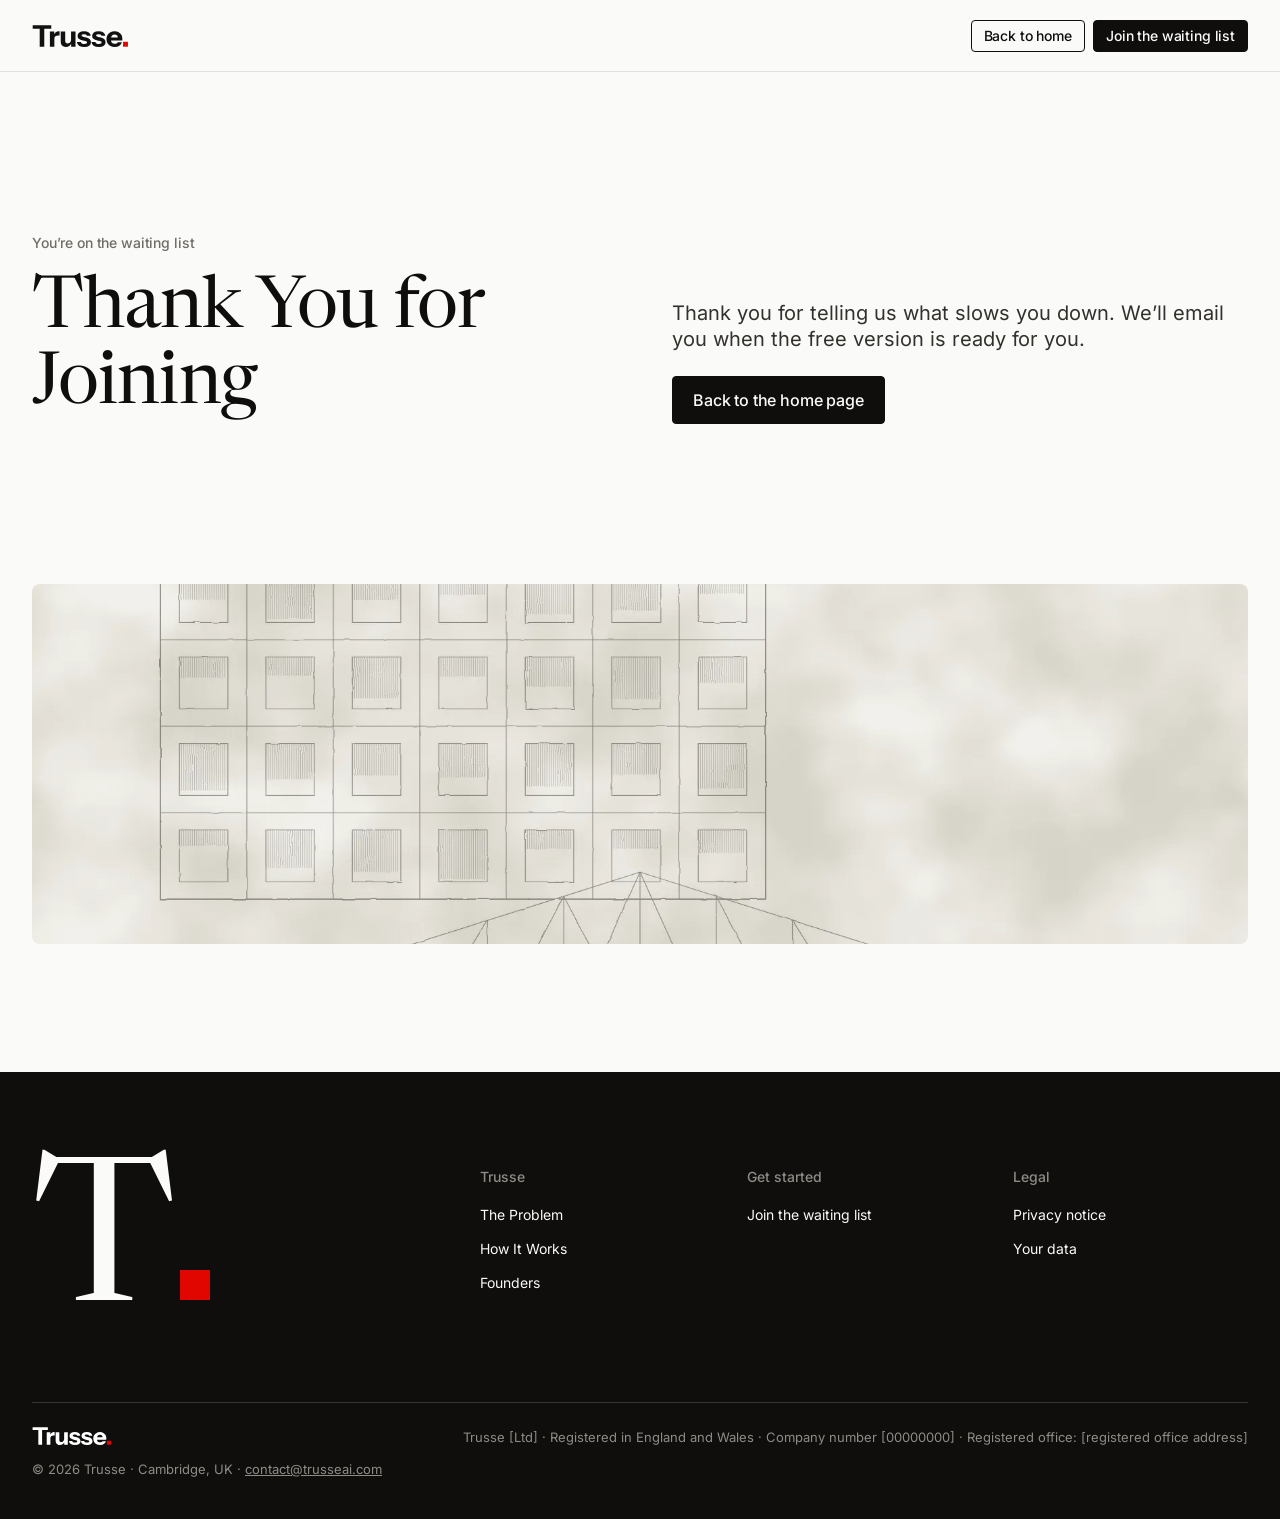
<file: thanks/index.html>
<!doctype html>
<html lang="en-GB">
<head>
<meta charset="utf-8">
<meta name="viewport" content="width=device-width, initial-scale=1">
<title>Thank You · Trusse</title>
<meta name="description" content="You are on the Trusse waiting list.">
<link rel="canonical" href="https://trusseai.com/thanks/">
<meta name="robots" content="noindex">
<meta name="theme-color" content="#1F1D1A">
<link rel="icon" href="../favicon.ico" sizes="32x32">
<link rel="icon" href="../favicon.svg" type="image/svg+xml">
<link rel="apple-touch-icon" href="../apple-touch-icon.png">
<meta property="og:type" content="website">
<meta property="og:site_name" content="Trusse">
<meta property="og:title" content="Thank You · Trusse">
<meta property="og:description" content="You are on the Trusse waiting list.">
<meta property="og:image" content="https://trusseai.com/og-image.png">
<link rel="preload" href="../assets/fonts/newsreader-latin-opsz.woff2" as="font" type="font/woff2" crossorigin>
<link rel="stylesheet" href="../assets/css/site.css?v=1">
</head>
<body class="bar-closed">
<a class="skip" href="#main">Skip to main content</a>
<div class="site-top" id="site-top">
  <header class="nav nav--simple">
    <nav class="wrap nav__inner" aria-label="Main" style="justify-content:space-between">
      <a class="nav__brand" href="../index.html" aria-label="Trusse home">
        <img class="logo-ink" src="../assets/img/logo-ink.svg" alt="Trusse" width="96" height="22">
        <img class="logo-white" src="../assets/img/logo-white.svg" alt="Trusse" width="96" height="22">
      </a>
      <div class="nav__actions">
        <a class="btn btn--sm btn--outline" href="../index.html">Back to home</a>
        <a class="btn btn--sm" href="../index.html#join">Join the waiting list</a>
      </div>
    </nav>
  </header>
</div>
<main id="main" tabindex="-1" class="light">
  <div class="wrap" style="padding-top:128px;padding-bottom:160px;display:grid;grid-template-columns:1fr 1fr;gap:64px;align-items:end" data-simple>
    <div style="display:flex;flex-direction:column;gap:20px">
      <p class="t-label">You’re on the waiting list</p>
      <h1 class="t-hero">Thank You for Joining</h1>
    </div>
    <div style="display:flex;flex-direction:column;gap:24px;align-items:flex-start">
      <p class="t-sub">Thank you for telling us what slows you down. We’ll email you when the free version is ready for you.</p>
      <a class="btn" href="../index.html">Back to the home page</a>
    </div>
  </div>
  <div class="wrap" style="padding-bottom:128px"><div class="media tex-engraving" style="height:360px" role="img" aria-label="Engraved drawing of a building facade and a roof truss."></div></div>
</main>

<footer class="footer dark" data-theme="dark">
  <div class="wrap">
    <div class="footer__main" style="padding-top:96px">
      <div class="monogram" aria-hidden="true">T<i></i></div>
      <div class="footer__cols">
        <div><h2>Trusse</h2><ul><li><a href="../index.html#problem">The Problem</a></li><li><a href="../index.html#product">How It Works</a></li><li><a href="../index.html#founders">Founders</a></li></ul></div>
        <div><h2>Get started</h2><ul><li><a href="../index.html#join">Join the waiting list</a></li></ul></div>
        <div><h2>Legal</h2><ul><li><a href="../privacy/index.html">Privacy notice</a></li><li><a href="../index.html#data">Your data</a></li></ul></div>
      </div>
    </div>
    <div class="footer__legal">
      <img src="../assets/img/logo-white.svg" alt="Trusse" width="79" height="18">
      <span>Trusse [Ltd] · Registered in England and Wales · Company number [00000000] · Registered office: [registered office address]</span>
      <span>© 2026 Trusse · Cambridge, UK · <a href="mailto:contact@trusseai.com" style="color:inherit">contact@trusseai.com</a></span>
    </div>
  </div>
</footer>
<script src="../assets/js/site.js?v=1" defer></script>
</body>
</html>
</file>
<file: assets/css/site.css>
/* Trusse — editorial site. Fonts are self-hosted (SIL Open Font License, see assets/fonts/licences). */
@font-face{font-family:'Newsreader';font-style:normal;font-display:swap;font-weight:200 800;src:url(../fonts/newsreader-latin-opsz.woff2) format('woff2');unicode-range:U+0000-00FF,U+0131,U+0152-0153,U+02BB-02BC,U+02C6,U+02DA,U+02DC,U+0304,U+0308,U+0329,U+2000-206F,U+20AC,U+2122,U+2191,U+2193,U+2212,U+2215,U+FEFF,U+FFFD}
@font-face{font-family:'Inter';font-style:normal;font-display:swap;font-weight:100 900;src:url(../fonts/inter-latin-wght.woff2) format('woff2');unicode-range:U+0000-00FF,U+0131,U+0152-0153,U+02BB-02BC,U+02C6,U+02DA,U+02DC,U+0304,U+0308,U+0329,U+2000-206F,U+20AC,U+2122,U+2191,U+2193,U+2212,U+2215,U+FEFF,U+FFFD}

:root{
  --page:#FAFAF9; --soft:#F2F1F0; --ink:#0F0E0D; --charcoal:#1F1D1A; --body:#33312C;
  --mid:#706D66; --muted:#8F8B85; --hair:#CCCAC6; --hair-dark:rgba(250,250,249,.16); --red:#E10600;
  --serif:'Newsreader',Georgia,'Times New Roman',serif; --sans:'Inter',system-ui,-apple-system,'Segoe UI',Arial,sans-serif;
  --gutter:32px; --max:1728px; --bar-h:34px; --nav-h:72px; --top-h:calc(var(--bar-h) + var(--nav-h));
  --ease:cubic-bezier(.2,.7,.2,1);
}
*,*::before,*::after{box-sizing:border-box}
html{-webkit-text-size-adjust:100%;text-size-adjust:100%;scroll-behavior:smooth;scroll-padding-top:calc(var(--top-h) + 24px)}
body{margin:0;background:var(--page);color:var(--ink);font-family:var(--sans);font-size:16px;line-height:24px;-webkit-font-smoothing:antialiased;-moz-osx-font-smoothing:grayscale;padding-top:var(--top-h)}
body.bar-closed{--bar-h:0px}
img,svg{display:block;max-width:100%}
[hidden]{display:none !important}
a{color:inherit}
h1,h2,h3,p,ol,ul,dl,dd,figure{margin:0}
ol,ul{padding:0;list-style:none}
button,input,select,textarea{font:inherit;color:inherit}
:focus-visible{outline:2px solid var(--red);outline-offset:3px;border-radius:2px}
.vh{position:absolute !important;width:1px;height:1px;margin:-1px;padding:0;border:0;overflow:hidden;clip:rect(0 0 0 0);clip-path:inset(50%);white-space:nowrap}
.skip{position:absolute;left:16px;top:-100px;z-index:200;background:var(--ink);color:var(--page);padding:10px 16px;border-radius:4px;font-weight:500;font-size:14px;text-decoration:none}
.skip:focus{top:12px}
.wrap{max-width:var(--max);margin:0 auto;padding:0 var(--gutter)}

/* Type */
.serif{font-family:var(--serif);font-weight:400;font-optical-sizing:auto}
.t-hero{font-family:var(--serif);font-weight:400;font-size:72px;line-height:76px;letter-spacing:-.9px}
.t-xl{font-family:var(--serif);font-weight:400;font-size:48px;line-height:50px;letter-spacing:-.48px}
.t-lg-serif{font-family:var(--serif);font-weight:400;font-size:32px;line-height:35px;letter-spacing:-.32px}
.t-lg-sans{font-family:var(--sans);font-weight:500;font-size:32px;line-height:35px;letter-spacing:-.32px}
.t-cta{font-family:var(--serif);font-weight:400;font-size:24px;line-height:25px;letter-spacing:-.24px}
.t-sub{font-size:20px;line-height:26px;color:var(--body)}
.t-label{font-size:14px;line-height:18px;font-weight:500;letter-spacing:-.14px;color:var(--mid)}
.t-body{font-size:16px;line-height:24px;color:var(--body)}
.dark .t-sub{color:var(--page)}
.dark .t-body{color:var(--hair)}
.dark .t-label{color:var(--muted)}
.badge{display:inline-flex;align-items:center;height:16px;padding:0 5px;border-radius:2px;background:var(--red);color:#fff;font-size:10px;line-height:1;font-weight:500;letter-spacing:.02em;text-transform:uppercase}

/* Buttons and links */
.btn{display:inline-flex;align-items:center;justify-content:center;gap:8px;height:48px;padding:0 20px;border-radius:4px;border:1px solid var(--ink);background:var(--ink);color:var(--page);font-size:16px;line-height:1;font-weight:500;letter-spacing:-.16px;text-decoration:none;cursor:pointer;transition:background-color .2s ease,color .2s ease,border-color .2s ease;white-space:nowrap}
.btn:hover{background:var(--charcoal);border-color:var(--charcoal)}
.btn--sm{height:32px;padding:0 12px;font-size:14px;letter-spacing:-.14px}
.btn--outline{background:transparent;color:var(--ink)}
.btn--outline:hover{background:var(--soft);border-color:var(--ink)}
.dark .btn{background:var(--page);border-color:var(--page);color:var(--ink)}
.dark .btn:hover{background:var(--hair);border-color:var(--hair)}
.dark .btn--outline{background:transparent;color:var(--page);border-color:var(--page)}
.dark .btn--outline:hover{background:rgba(250,250,249,.1)}
.btn--light{background:var(--page);border-color:var(--page);color:var(--ink)}
.btn--light:hover{background:var(--hair);border-color:var(--hair)}
.link{display:inline-flex;align-items:center;gap:6px;font-size:14px;line-height:18px;font-weight:500;letter-spacing:-.14px;text-decoration:underline;text-underline-offset:4px;text-decoration-thickness:1px}
.link:hover{text-decoration-thickness:2px}
.link--arrow{text-decoration:none}
.link--arrow:hover{text-decoration:underline}

/* Announcement bar + header (fixed, two layers) */
.site-top{position:fixed;top:0;left:0;right:0;z-index:100}
.bar{height:var(--bar-h);overflow:hidden;background:var(--ink);color:var(--page);font-size:13px;line-height:18px}
.bar__inner{position:relative;height:34px;display:flex;align-items:center;justify-content:center;gap:12px;padding:0 56px}
.bar__text{white-space:nowrap;overflow:hidden;text-overflow:ellipsis}
.bar__text--short{display:none}
.bar a{white-space:nowrap}
.bar a{color:var(--page);font-weight:500;text-underline-offset:3px}
.bar__close{position:absolute;right:12px;top:2px;width:30px;height:30px;display:grid;place-items:center;border:0;background:transparent;color:var(--page);cursor:pointer;border-radius:4px}
.bar__close:hover{background:rgba(250,250,249,.12)}
.nav{height:var(--nav-h);background:rgba(250,250,249,.72);-webkit-backdrop-filter:blur(16px);backdrop-filter:blur(16px);border-bottom:1px solid rgba(204,202,198,.55);transition:background-color .35s ease,border-color .35s ease,color .35s ease;color:var(--ink)}
.nav__inner{height:100%;display:flex;align-items:center;gap:40px}
.nav__brand{display:flex;flex:none}
.nav__brand img{height:22px;width:auto}
.nav__brand .logo-white{display:none}
.nav__links{display:flex;align-items:center;gap:28px;margin-right:auto}
.nav__links a{font-size:14px;line-height:18px;font-weight:500;letter-spacing:-.14px;text-decoration:none;padding:8px 0;color:inherit}
.nav__links a:hover{text-decoration:underline;text-underline-offset:6px}
.nav__actions{display:flex;align-items:center;gap:8px}
.nav__menu-btn{display:none;width:40px;height:40px;border:1px solid var(--hair);border-radius:4px;background:transparent;cursor:pointer;place-items:center}
.nav__menu-btn span{display:block;width:16px;height:1.5px;background:currentColor;box-shadow:0 -5px 0 currentColor,0 5px 0 currentColor}
.site-top.is-dark .nav{background:rgba(15,14,13,.78);border-bottom-color:var(--hair-dark);color:var(--page)}
.site-top.is-dark .nav__brand .logo-ink{display:none}
.site-top.is-dark .nav__brand .logo-white{display:block}
.site-top.is-dark .nav .btn{background:var(--page);border-color:var(--page);color:var(--ink)}
.site-top.is-dark .nav__menu-btn{border-color:var(--hair-dark)}

/* Mobile menu (full screen) */
.menu{position:fixed;inset:0;z-index:150;background:var(--ink);color:var(--page);display:flex;flex-direction:column;padding:20px var(--gutter) 32px}
.menu__top{display:flex;align-items:center;justify-content:space-between;height:40px}
.menu__top img{height:22px;width:auto}
.menu__close{width:40px;height:40px;border:1px solid var(--hair-dark);border-radius:4px;background:transparent;color:var(--page);cursor:pointer;display:grid;place-items:center}
.menu__links{margin-top:48px;display:flex;flex-direction:column}
.menu__links a{font-family:var(--serif);font-size:36px;line-height:44px;letter-spacing:-.4px;text-decoration:none;padding:12px 0;border-bottom:1px solid var(--hair-dark)}
.menu .btn{margin-top:auto}
body.menu-open{overflow:hidden}

/* Sections */
.section{padding:128px 0}
.section--tall{padding:160px 0}
.light{background:var(--page);color:var(--ink)}
.soft{background:var(--soft);color:var(--ink)}
.dark{background:var(--ink);color:var(--page)}
.hair{border:0;border-top:1px solid var(--hair);margin:0}
.dark .hair{border-top-color:var(--hair-dark)}

/* Hero */
.hero{padding:96px 0 32px}
.hero__top{display:grid;grid-template-columns:1fr 1fr;gap:64px;align-items:end;margin-bottom:64px}
.hero__title{max-width:6.2em;text-wrap:balance}
.hero__side{display:flex;flex-direction:column;align-items:flex-start;gap:24px;max-width:520px;justify-self:end;padding-bottom:6px}
.media{position:relative;overflow:hidden;border-radius:8px;background:var(--charcoal) center/cover no-repeat;isolation:isolate}
.media--hero{height:740px}
.media__shade{position:absolute;inset:0;background:linear-gradient(180deg,rgba(15,14,13,0) 55%,rgba(15,14,13,.28));pointer-events:none}
.tex-slate{background-image:url(../img/tex/wash-slate.webp)}
.tex-umber{background-image:url(../img/tex/wash-umber.webp)}
.tex-blueprint{background-image:url(../img/tex/blueprint.webp)}
.tex-stone{background-image:url(../img/tex/stone.webp)}
.tex-timber{background-image:url(../img/tex/timber.webp)}
.tex-steel{background-image:url(../img/tex/steel.webp)}
.tex-concrete{background-image:url(../img/tex/concrete.webp)}
.tex-engraving{background-image:url(../img/tex/engraving.webp)}

/* Interface mock-ups (black and white, cropped off the frame) */
.ui{position:absolute;background:#FFFFFF;color:var(--ink);border-radius:8px;box-shadow:0 30px 80px -30px rgba(0,0,0,.55);font-family:var(--sans);font-size:13px;line-height:18px;overflow:hidden}
.ui--hero{left:9%;top:88px;width:1180px;height:800px;transform-origin:top left}
.ui--sc{transform-origin:top left}
.ui__bar{height:40px;display:flex;align-items:center;gap:16px;padding:0 16px;border-bottom:1px solid #CCCAC6;font-size:12px;color:var(--mid)}
.ui__bar img{height:13px;width:auto}
.ui__crumb{color:var(--ink);font-weight:500}
.ui__body{display:grid}
.ui__side{border-right:1px solid #CCCAC6;padding:14px 10px;display:flex;flex-direction:column;gap:2px}
.ui__nav{padding:7px 10px;border-radius:4px;color:var(--body)}
.ui__nav.is-on{background:var(--soft);color:var(--ink);font-weight:500}
.ui__main{padding:22px 24px;display:flex;flex-direction:column;gap:18px;min-width:0}
.ui__h{font-size:18px;line-height:24px;font-weight:600;letter-spacing:-.2px}
.ui__meta{font-size:12px;color:var(--mid)}
.ui__kpis{display:grid;grid-template-columns:repeat(3,1fr);border:1px solid #CCCAC6;border-radius:6px}
.ui__kpi{padding:12px 14px;display:flex;flex-direction:column;gap:2px}
.ui__kpi + .ui__kpi{border-left:1px solid #CCCAC6}
.ui__kpi b{font-family:var(--serif);font-weight:400;font-size:30px;line-height:34px;letter-spacing:-.4px}
.ui__table{border:1px solid #CCCAC6;border-radius:6px;overflow:hidden}
.ui__row{display:grid;grid-template-columns:1.6fr 1.2fr .9fr .9fr;gap:12px;padding:10px 14px;align-items:center}
.ui__row + .ui__row{border-top:1px solid #CCCAC6}
.ui__row--head{font-size:11px;color:var(--mid);letter-spacing:.02em;text-transform:uppercase;background:#FAFAF9}
.tag{display:inline-flex;align-items:center;gap:6px;height:20px;padding:0 8px;border:1px solid #CCCAC6;border-radius:4px;font-size:11px;font-weight:500;white-space:nowrap;width:max-content}
.tag--ink{background:var(--ink);border-color:var(--ink);color:var(--page)}
.dot{width:6px;height:6px;border-radius:50%;background:var(--ink);flex:none}
.dot--red{background:var(--red)}
.ui__panel{border-left:1px solid #CCCAC6;padding:20px;display:flex;flex-direction:column;gap:12px;background:#FAFAF9}
.ui__clause{font-family:var(--serif);font-size:15px;line-height:22px;color:var(--body);padding:12px 14px;border-left:2px solid var(--ink);background:var(--soft);border-radius:0 4px 4px 0}
.ui__line{height:6px;border-radius:3px;background:#F2F1F0}
.ui__chat{display:flex;flex-direction:column;gap:12px}
.ui__q{align-self:flex-end;max-width:80%;background:var(--ink);color:var(--page);padding:10px 14px;border-radius:8px 8px 2px 8px;font-size:14px;line-height:20px}
.ui__a{max-width:88%;background:var(--soft);padding:12px 14px;border-radius:8px 8px 8px 2px;font-size:14px;line-height:21px;color:var(--body)}
.ui__date{display:grid;grid-template-columns:56px 1fr auto;gap:14px;align-items:center;padding:12px 14px}
.ui__date + .ui__date{border-top:1px solid #CCCAC6}
.ui__day{border:1px solid #CCCAC6;border-radius:6px;text-align:center;padding:6px 0;line-height:1}
.ui__day b{display:block;font-family:var(--serif);font-weight:400;font-size:22px}
.ui__day span{display:block;margin-top:3px;font-size:10px;color:var(--mid);letter-spacing:.06em}
.ui__field{border:1px solid #CCCAC6;border-radius:6px;padding:10px 12px;display:flex;flex-direction:column;gap:2px}
.ui__field span{font-size:11px;color:var(--mid)}

/* Problem */
.split-third{display:grid;grid-template-columns:1fr 2fr;gap:64px}
.problem__head{display:flex;flex-direction:column;gap:20px;max-width:520px}
.rows{border-top:1px solid var(--hair)}
.row{display:grid;grid-template-columns:1fr 1fr;gap:32px;align-items:end;padding:28px 0;border-bottom:1px solid var(--hair)}
.row dd{padding-bottom:12px}
.row__num{font-family:var(--serif);font-weight:400;font-size:72px;line-height:76px;letter-spacing:-.9px}
.row__num small{display:block;font-family:var(--sans);font-size:14px;line-height:18px;font-weight:500;letter-spacing:-.14px;color:var(--mid);margin-bottom:6px}
.sources{margin-top:24px;font-size:13px;line-height:20px;color:var(--mid);max-width:900px}

/* Product showcase */
.showcase__title{margin-bottom:64px}
.showcase{display:grid;grid-template-columns:1fr 2fr;column-gap:64px;align-items:start}
.sc-item{display:contents}
.sc-tab-wrap{grid-column:1;position:relative;border-top:1px solid var(--hair)}
.sc-progress{position:absolute;left:0;top:-1px;height:1px;width:0;background:var(--ink)}
.sc-tab{display:flex;align-items:center;justify-content:space-between;gap:16px;width:100%;padding:20px 0;border:0;background:transparent;cursor:pointer;text-align:left;font-family:var(--serif);font-size:28px;line-height:32px;letter-spacing:-.3px;color:var(--mid);transition:color .25s ease}
.sc-tab:hover,.sc-item.is-active .sc-tab{color:var(--ink)}
.sc-tab__num{font-family:var(--sans);font-size:12px;letter-spacing:.04em;color:var(--mid)}
.sc-desc{padding:0 0 24px;max-width:420px}
.sc-item:not(.is-active) .sc-desc{display:none}
.sc-media{grid-column:2;grid-row:1 / span 20;align-self:start;height:640px;opacity:0;visibility:hidden;transition:opacity .5s ease,visibility 0s linear .5s}
.sc-item.is-active .sc-media{opacity:1;visibility:visible;transition:opacity .5s ease}
.sc-controls{grid-column:1;display:flex;align-items:center;gap:12px;border-top:1px solid var(--hair);padding-top:20px}
.sc-pause{display:inline-flex;align-items:center;gap:8px;height:32px;padding:0 12px;border:1px solid var(--hair);border-radius:4px;background:transparent;cursor:pointer;font-size:13px;font-weight:500;color:var(--body)}
.sc-pause:hover{border-color:var(--ink);color:var(--ink)}

/* Trust and founders */
.trust__intro{display:grid;grid-template-columns:1fr 1fr;gap:64px;align-items:end;margin-bottom:64px}
.points{display:grid;grid-template-columns:repeat(3,1fr);gap:32px}
.point{border-top:1px solid var(--hair);padding-top:20px;display:flex;flex-direction:column;gap:10px}
.point h3{font-size:16px;line-height:22px;font-weight:500}
.founders{margin-top:128px;display:grid;grid-template-columns:1fr 2fr;gap:64px}
.founders__list{display:grid;grid-template-columns:1fr 1fr;gap:32px}
.founder{display:flex;flex-direction:column;gap:16px}
.founder__tile{position:relative;aspect-ratio:1/1;border-radius:8px;overflow:hidden;background-size:cover;background-position:center;display:grid;place-items:center}
.founder__tile span{font-family:var(--serif);font-size:96px;line-height:1;letter-spacing:-1.5px;color:var(--page)}
.founder__photo{display:block;width:100%;height:auto;aspect-ratio:1/1;object-fit:cover;border-radius:8px;background:var(--soft)}
.founder h3{font-family:var(--serif);font-weight:400;font-size:24px;line-height:28px;letter-spacing:-.24px}

/* Data (dark) */
.data{display:grid;grid-template-columns:1fr 1fr;gap:64px;align-items:start}
.data__left{display:flex;flex-direction:column;gap:24px;align-items:flex-start;max-width:520px}
.principles{border-top:1px solid var(--hair-dark)}
.principle{display:grid;grid-template-columns:40px 1fr auto;gap:20px;align-items:start;padding:24px 0;border-bottom:1px solid var(--hair-dark)}
.principle h3{font-size:16px;line-height:22px;font-weight:500;margin-bottom:4px}
.principle .link{color:var(--muted)}

/* Closing call to action + form (dark) */
.join{display:grid;grid-template-columns:1fr 1fr;gap:64px;align-items:start}
.join__left{display:flex;flex-direction:column;gap:24px;max-width:520px}
.join__notes{display:flex;flex-direction:column;border-top:1px solid var(--hair-dark)}
.join__notes p{padding:14px 0;border-bottom:1px solid var(--hair-dark);font-size:15px;line-height:22px;color:var(--hair)}
.form{display:flex;flex-direction:column;gap:20px}
.form__grid{display:grid;grid-template-columns:1fr 1fr;gap:20px}
.field{display:flex;flex-direction:column;gap:8px;min-width:0}
.field label,.field .label{font-size:14px;line-height:18px;font-weight:500;color:var(--page)}
.field .hint{font-size:13px;line-height:18px;color:var(--muted)}
.input{width:100%;min-height:48px;padding:12px 14px;border:1px solid rgba(250,250,249,.32);border-radius:4px;background:rgba(250,250,249,.04);color:var(--page);font-size:16px;line-height:22px;transition:border-color .2s ease}
.input:hover{border-color:rgba(250,250,249,.55)}
.input:focus-visible{outline:2px solid var(--red);outline-offset:1px;border-color:var(--page)}
textarea.input{resize:vertical;min-height:96px}
select.input{appearance:none;-webkit-appearance:none;background-image:linear-gradient(45deg,transparent 50%,#CCCAC6 50%),linear-gradient(135deg,#CCCAC6 50%,transparent 50%);background-position:calc(100% - 20px) 21px,calc(100% - 15px) 21px;background-size:5px 5px;background-repeat:no-repeat;padding-right:40px}
select.input option{color:var(--ink);background:#fff}
.input.is-invalid{border:2px solid var(--red)}
.field-error{display:flex;gap:8px;align-items:baseline;font-size:14px;line-height:20px;font-weight:500;color:var(--page)}
.field-error::before{content:"";width:8px;height:8px;background:var(--red);flex:none;align-self:center}
.checks{display:flex;flex-direction:column;gap:12px;padding:16px 0;border-top:1px solid var(--hair-dark);border-bottom:1px solid var(--hair-dark)}
.check{display:flex;gap:12px;align-items:flex-start;font-size:15px;line-height:22px;color:var(--hair);cursor:pointer}
.check input{width:20px;height:20px;margin:1px 0 0;flex:none;accent-color:var(--page)}
.form .btn{align-self:flex-start}
.form__small{font-size:13px;line-height:20px;color:var(--muted)}
.form__small a{color:var(--hair);text-underline-offset:3px}
.summary{border:2px solid var(--red);border-radius:4px;padding:20px;display:flex;flex-direction:column;gap:10px}
.summary h3{font-size:18px;line-height:24px;font-weight:600}
.summary ul{list-style:disc;padding-left:20px;display:flex;flex-direction:column;gap:6px}
.summary a{color:var(--page);font-weight:500;text-underline-offset:3px}
.submit-error{font-size:15px;line-height:22px;font-weight:500;color:var(--page);border-left:3px solid var(--red);padding-left:12px}
.done{display:flex;flex-direction:column;gap:16px;padding:32px 0;border-top:1px solid var(--hair-dark);border-bottom:1px solid var(--hair-dark)}
.done:focus{outline:none}
.done .t-xl:focus{outline:none}
.preview-note{font-size:13px;line-height:20px;color:var(--muted)}

/* Footer */
.footer{padding:0 0 40px}
.footer__cta{display:flex;align-items:center;justify-content:space-between;gap:24px;padding:48px 0;border-bottom:1px solid var(--hair-dark)}
.footer__main{display:grid;grid-template-columns:1fr 2fr;gap:64px;padding:64px 0}
.monogram{font-family:var(--serif);font-size:200px;line-height:.85;letter-spacing:-4px;color:var(--page);white-space:nowrap}
.monogram i{display:inline-block;width:.15em;height:.15em;background:var(--red);margin-left:.04em}
.footer__cols{display:grid;grid-template-columns:repeat(3,1fr);gap:32px}
.footer__cols h2{font-size:14px;line-height:18px;font-weight:500;color:var(--muted);margin-bottom:16px}
.footer__cols li + li{margin-top:10px}
.footer__cols a{font-size:14px;line-height:18px;text-decoration:none;color:var(--page)}
.footer__cols a:hover{text-decoration:underline;text-underline-offset:4px}
.footer__legal{display:flex;flex-wrap:wrap;justify-content:space-between;gap:12px;padding-top:24px;border-top:1px solid var(--hair-dark);font-size:13px;line-height:20px;color:var(--muted)}
.footer__legal img{height:18px;width:auto}

/* Simple pages (privacy, thanks, 404) */
.page-head{padding:96px 0 48px;border-bottom:1px solid var(--hair)}
.prose{max-width:760px;padding:64px 0 128px;display:flex;flex-direction:column;gap:40px}
.prose section{display:flex;flex-direction:column;gap:12px;padding-top:28px;border-top:1px solid var(--hair)}
.prose h2{font-family:var(--serif);font-weight:400;font-size:28px;line-height:32px;letter-spacing:-.3px}
.prose p{font-size:17px;line-height:27px;color:var(--body)}
.prose a{text-underline-offset:3px}
.basis{border-top:1px solid var(--hair)}
.basis div{display:grid;grid-template-columns:1fr 1fr;gap:6px 24px;padding:16px 0;border-bottom:1px solid var(--hair)}
.basis dt{font-size:16px;line-height:24px;font-weight:500}
.basis dd{font-size:16px;line-height:24px;color:var(--body)}

/* Scroll reveal (only applied by site.js, and never with reduced motion) */
.reveal{opacity:0;transform:translateY(16px);transition:opacity .55s ease-out,transform .55s ease-out}
.reveal.is-in{opacity:1;transform:none}

/* Responsive */
@media (max-width:1180px){
  .nav__links{gap:20px}
  .t-hero{font-size:60px;line-height:64px}
  .media--hero{height:600px}
  .sc-media{height:560px}
}
@media (max-width:960px){
  :root{--gutter:20px;--nav-h:64px}
  .nav__links,.nav__actions .btn{display:none}
  .nav__menu-btn{display:grid}
  .nav--simple .nav__actions .btn{display:inline-flex}
  .wrap[data-simple]{grid-template-columns:1fr !important;padding-top:72px !important;padding-bottom:96px !important;gap:32px !important}
  .page-head{padding:64px 0 40px}
  .nav__inner{justify-content:space-between}
  .section{padding:96px 0}
  .section--tall{padding:112px 0}
  .t-hero{font-size:48px;line-height:52px;letter-spacing:-.6px}
  .t-xl{font-size:38px;line-height:42px}
  .t-lg-sans,.t-lg-serif{font-size:28px;line-height:32px}
  .hero{padding:56px 0 24px}
  .hero__top,.split-third,.trust__intro,.founders,.data,.join,.footer__main{grid-template-columns:1fr;gap:32px}
  .hero__side{justify-self:start}
  .media--hero{height:520px}
  .ui--hero{left:24px;top:40px;transform:scale(.72)}
  .ui--sc{left:24px !important;top:32px !important;transform:scale(.68)}
  .row{grid-template-columns:1fr;gap:4px}
  .row dd{padding-bottom:0}
  .row__num{font-size:56px;line-height:60px}
  .points{grid-template-columns:1fr}
  .founders{margin-top:96px}
  .founders__list{grid-template-columns:1fr 1fr;gap:20px}
  .form__grid{grid-template-columns:1fr}
  .footer__cta{flex-direction:column;align-items:flex-start}
  .footer__cols{grid-template-columns:1fr 1fr}
  .monogram{font-size:140px}
  /* Product showcase becomes swipeable cards */
  .showcase{display:flex;gap:16px;overflow-x:auto;scroll-snap-type:x mandatory;scroll-padding:0 var(--gutter);margin:0 calc(-1 * var(--gutter));padding:0 var(--gutter) 8px;scrollbar-width:none}
  .showcase::-webkit-scrollbar{display:none}
  .sc-item{display:flex;flex-direction:column;flex:0 0 86%;scroll-snap-align:start;border-top:1px solid var(--hair)}
  .sc-tab-wrap{border:0 !important}
  .sc-progress,.sc-controls,.sc-tab__num{display:none}
  .sc-tab{color:var(--ink);cursor:default;padding:16px 0 8px;font-size:24px;line-height:28px}
  .sc-desc{display:block !important;padding:0 0 16px}
  .sc-media{opacity:1;visibility:visible;height:420px;order:3;align-self:stretch}
  .showcase__title{margin-bottom:32px}
}
@media (max-width:560px){
  .nav--simple .nav__actions .btn--outline{display:none}
  .founders__list{grid-template-columns:1fr}
  .bar__text{font-size:12px}
  .bar__text--long{display:none}
  .bar__text--short{display:inline}
  .bar__inner{padding:0 44px 0 12px;justify-content:flex-start}
  .media--hero{height:440px}
  .ui--hero{left:18px;top:28px;transform:scale(.56)}
  .ui--sc{transform:scale(.56)}
  .sc-media{height:380px}
}
@media (prefers-reduced-motion:reduce){
  html{scroll-behavior:auto}
  .reveal{opacity:1;transform:none;transition:none}
  .sc-media,.nav,.sc-tab,.btn{transition:none}
}
</file>
